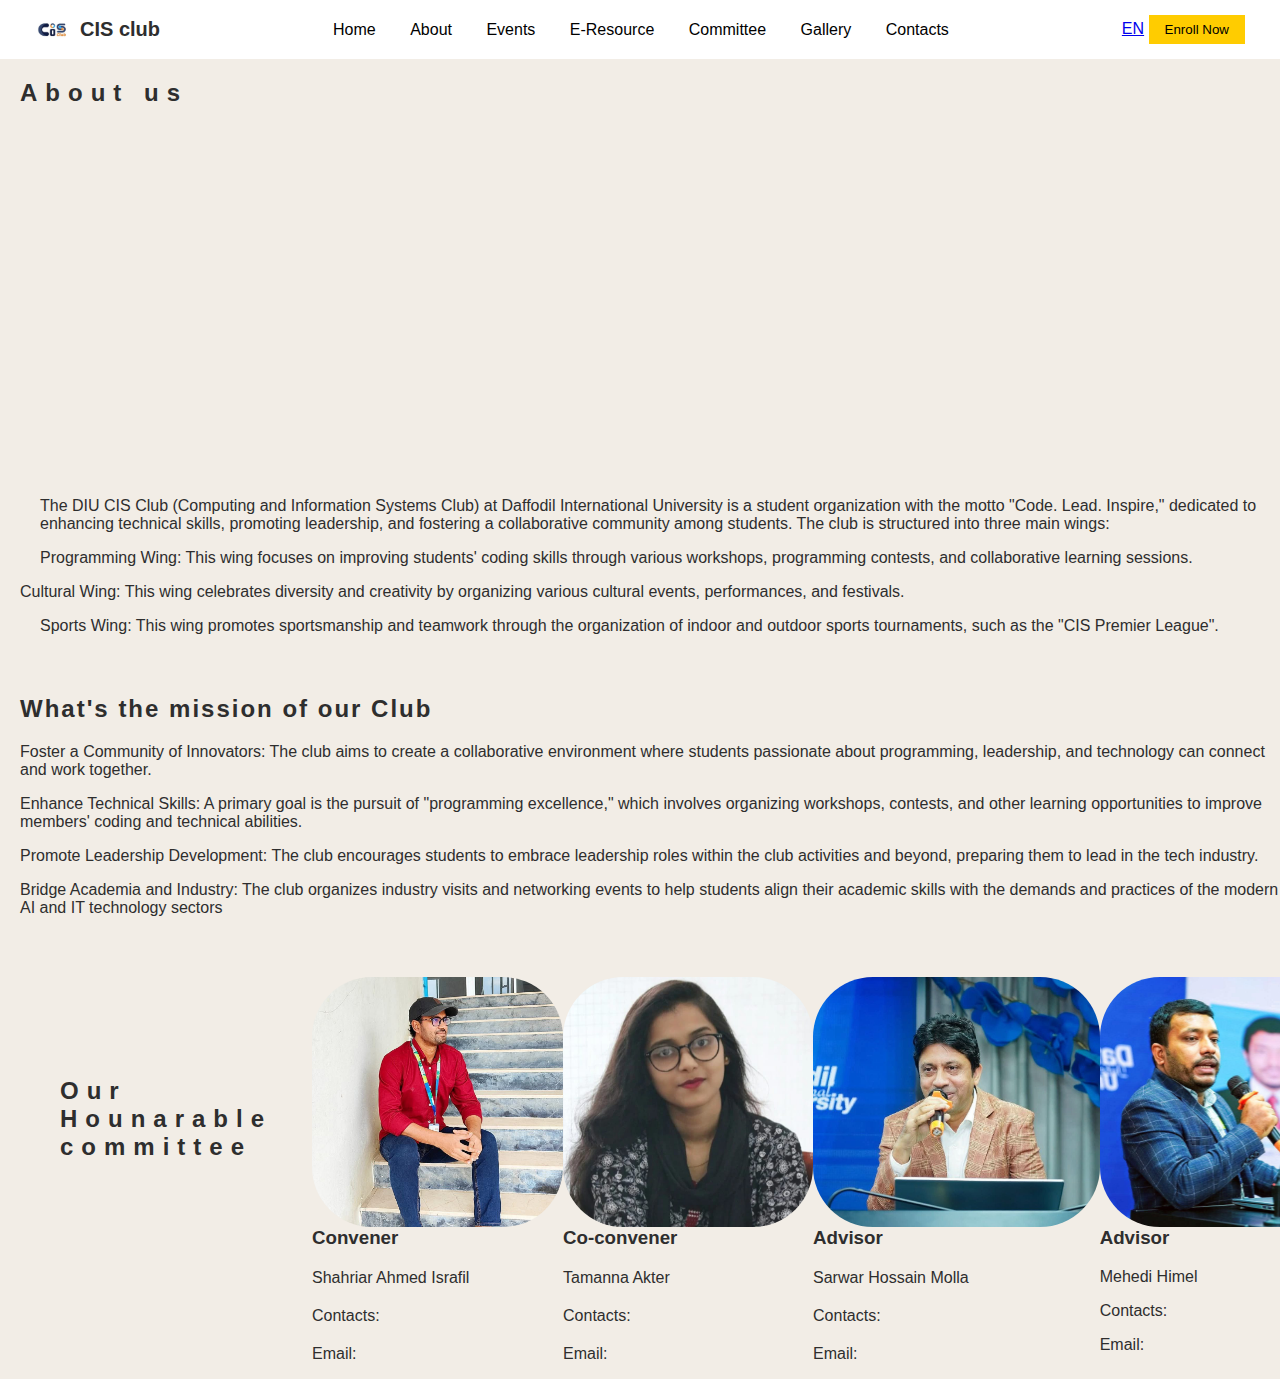
<file: WDE_Project/about.html>
<!DOCTYPE html>
<html lang="en">

<head>
    <meta charset="UTF-8">
    <meta name="viewport" content="width=device-width, initial-scale=1.0">
    <title>CIS Club</title>
    <link rel="stylesheet" href="style.css">
</head>

<body>
    <!--Navbar-->
    <header class="navbar">
        <div class="logo">
            <img src="club_logo.jpg" alt="CIS club logo">
            <span>CIS club</span>
        </div>
        <nav>
            <a href="index.html">Home</a>
            <a href="about.html">About</a>
            <a href="event.html">Events</a>
              <a href="resource.html">E-Resource</a>
            <a href="committee.html">Committee</a>
            <a href="gallery.html">Gallery</a>
            <a href="contacts.html">Contacts</a>
        </nav>
        <div class="nav-right">
            <a class="lang" href="#">EN</a>
             <a href="enroll.html">
                <button class="enroll-btn" >Enroll Now</button>
            </a>
        </div>
    </header>
    <!--About Us-->
    <section class="About">
        <h2>About us</h2>
        <iframe
            src="https://www.facebook.com/plugins/post.php?href=https%3A%2F%2Fwww.facebook.com%2Fdiucisclub%2Fposts%2Fpfbid0eRZjKTM9bZgFYXy5daSkzWnVpJB4GaCZs1XDk3mcygdbhfANotJxJhc627aEewWgl&show_text=true&width=500"
            width="750" height="350" style="border:none;overflow:hidden" scrolling="no" frameborder="0"
            allowfullscreen="true"
            allow="autoplay; clipboard-write; encrypted-media; picture-in-picture; web-share"></iframe>
        <p id="p">The DIU CIS Club (Computing and Information Systems Club) at Daffodil International University is a
            student organization with the motto "Code. Lead. Inspire," dedicated to enhancing technical skills,
            promoting leadership, and fostering a collaborative community among students.
            The club is structured into three main wings:
        </p>
        <p id="p">
            Programming Wing: This wing focuses on improving students' coding skills through various workshops,
            programming contests, and collaborative learning sessions.
        </p>
        Cultural Wing: This wing celebrates diversity and creativity by organizing various cultural events,
        performances, and festivals.
        <p id="p">
            Sports Wing: This wing promotes sportsmanship and teamwork through the organization of indoor and outdoor
            sports tournaments, such as the "CIS Premier League".
        </p>
    </section>

    <!--mission-->
    <section class="mission">
        <h2>What's the mission of our Club</h2>
        <p>
            Foster a Community of Innovators: The club aims to create a collaborative environment where students
            passionate about programming, leadership, and technology can connect and work together.
        </p>
        <p> Enhance Technical Skills: A primary goal is the pursuit of "programming excellence," which involves
            organizing workshops, contests, and other learning opportunities to improve members' coding and technical
            abilities.
        </p>
        <p>
            Promote Leadership Development: The club encourages students to embrace leadership roles within the club
            activities and beyond, preparing them to lead in the tech industry.
        </p>
        <p> Bridge Academia and Industry: The club organizes industry visits and networking events to help students
            align their academic skills with the demands and practices of the modern AI and IT technology sectors
        </p>
    </section>

    <!--Team Members-->
    <section class="team">
        <h2>Our Hounarable committee</h3>
        <div class="israfilsir">
        <img src="israfilsir.jpg" alt="israfil sir" height="250">
        <h3 id="h3">Convener</h3>
    <p>Shahriar Ahmed Israfil</p>
    <p>Contacts: </p>
    <p>Email: </p>
    </div>

     <div class="tamannamam">
        <img src="tamannamam.jpg" alt="tamanna mam" height="250">
        <h3 id="h3">Co-convener</h3>
    <p>Tamanna Akter</p>
    <p>Contacts: </p>
    <p>Email: </p>
    </div>


    <div class="headsir">
    <img src="headsir.jpg" alt="head sir" height="250">
    <h3 id="h3">Advisor</h3>
    <p>Sarwar Hossain Molla</p>
    <p>Contacts: </p>
    <p>Email: </p>
    </div>

    <div class="mehedisir">
    <img src="mehedisir.jpg" alt="mehedi sir" height="250">
     <h3 id="h3">Advisor</h3>
    <p>Mehedi Himel</p>
    <p>Contacts: </p>
    <p>Email: </p>
    </div>
    

</section>
</body>
</html>
</file>
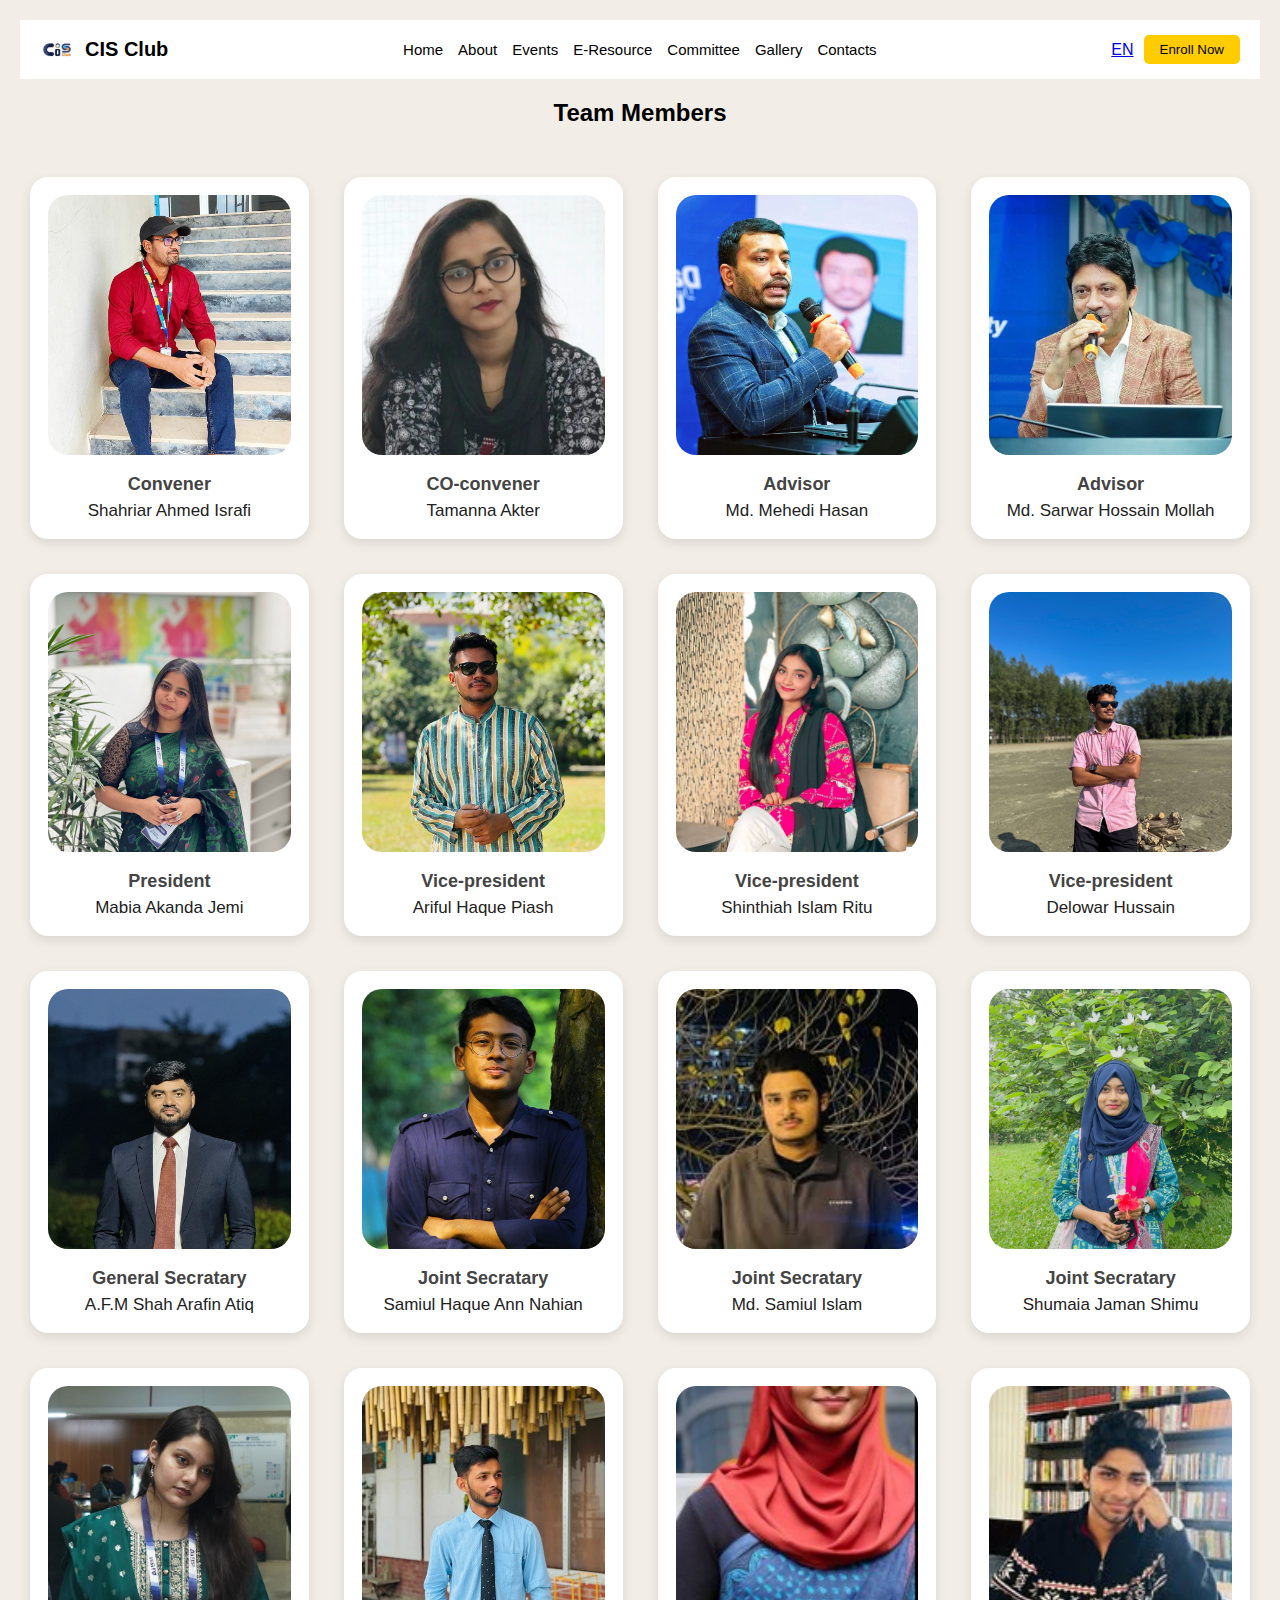
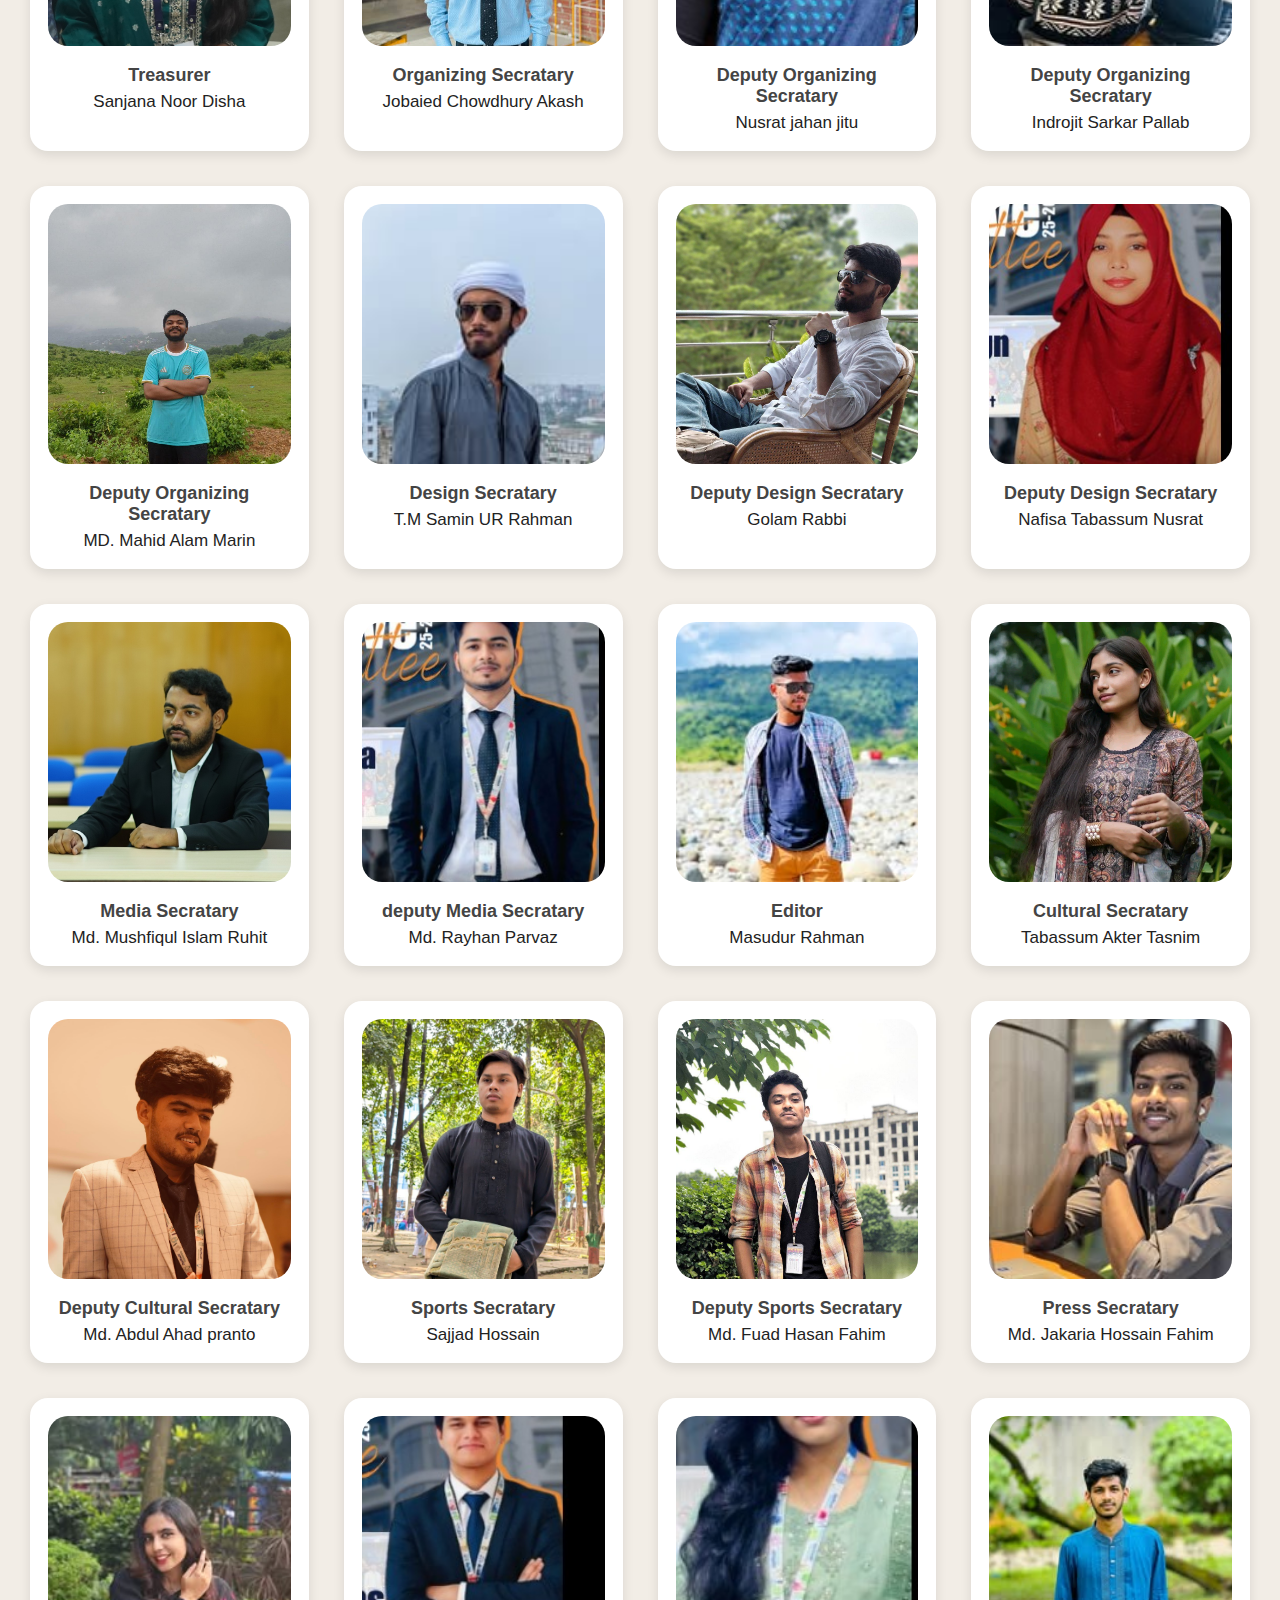
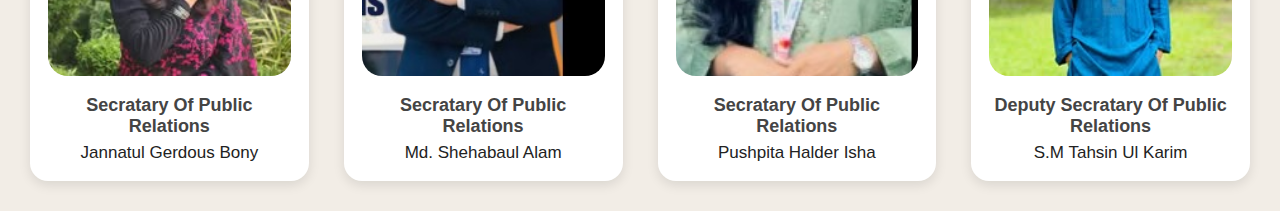
<file: WDE_Project/committee.html>
<!DOCTYPE html>
<html lang="en">
<head>
<meta charset="UTF-8" />
<meta name="viewport" content="width=device-width, initial-scale=1.0" />
<title>Team Grid</title>
<style>
    body {
        font-family: Arial, sans-serif;
        margin: 0;
        padding: 20px;
        background: rgb(242, 237, 230);
    }

    /* NAVBAR */
    .navbar {
        display: flex;
        justify-content: space-between;
        padding: 12px 20px;
        background: #fff;
        align-items: center;
        flex-wrap: wrap;
    }

    .logo {
        display: flex;
        align-items: center;
        font-size: 20px;
        font-weight: bold;
    }

    .logo img {
        width: 35px;
        margin-right: 10px;
    }

    nav {
        display: flex;
        gap: 15px;
        flex-wrap: wrap;
    }

    nav a {
        text-decoration: none;
        color: black;
        font-size: 15px;
    }

    .nav-right {
        display: flex;
        gap: 10px;
        align-items: center;
        flex-wrap: wrap;
    }

    .enroll-btn {
        padding: 7px 16px;
        background: #ffcc00;
        border: none;
        cursor: pointer;
        border-radius: 5px;
    }

    /* TEAM GRID */
    .team-container {
        display: grid;
        grid-template-columns: repeat(4, 1fr);
        gap: 35px;
        padding: 10px;
    }

    .member-card {
        padding: 18px;
        border-radius: 18px;
        text-align: center;
        background: #fff;
        box-shadow: 0 4px 12px rgba(0,0,0,0.1);
        transition: 0.3s;
    }

    .member-card:hover {
        transform: translateY(-5px);
        box-shadow: 0 6px 18px rgba(0,0,0,0.15);
    }

    .member-card img {
        width: 100%;
        height: 260px;
        object-fit: cover;
        border-radius: 20px;
        margin-bottom: 15px;
    }

    .role {
        font-size: 18px;
        font-weight: bold;
        color: #444;
    }

    .name {
        font-size: 17px;
        margin-top: 6px;
        color: #222;
    }

    /* ------------------ RESPONSIVENESS ------------------ */

    /* Large Tablets / Small Laptops */
    @media (max-width: 1200px) {
        .team-container {
            grid-template-columns: repeat(3, 1fr);
        }
    }

    /* Tablets */
    @media (max-width: 900px) {
        nav {
            justify-content: center;
        }

        .team-container {
            grid-template-columns: repeat(2, 1fr);
        }
    }

    /* Mobile */
    @media (max-width: 600px) {
        body {
            padding: 10px;
        }

        .navbar {
            flex-direction: column;
            text-align: center;
            gap: 10px;
        }

        nav {
            justify-content: center;
        }

        .team-container {
            grid-template-columns: repeat(1, 1fr);
        }

        .member-card img {
            height: 230px;
        }
    }
</style>

</head>
<body>

     <!-- NAVBAR -->
    <header class="navbar">
        <div class="logo">
            <img src="club_logo.jpg" alt="CIS Club Logo">
            <span>CIS Club</span>
        </div>

        <nav>
            <a href="index.html">Home</a>
            <a href="about.html">About</a>
            <a href="event.html">Events</a>
              <a href="resource.html">E-Resource</a>
            <a href="committee.html">Committee</a>
            <a href="gallery.html">Gallery</a>
            <a href="contacts.html">Contacts</a>
        </nav>

        <div class="nav-right">
            <a class="lang" href="#">EN</a>
         <a href="enroll.html">
                <button class="enroll-btn" >Enroll Now</button>
            </a>
        </div>
    </header>
    

<h2 style="text-align:center; margin-bottom:40px;">Team Members</h2>

<div class="team-container">

    <div class="member-card">
        <img src="israfilsir.jpg" alt="israfilsir" />
        <div class="role">Convener</div>
        <div class="name">Shahriar Ahmed Israfi</div>
    </div>

    <div class="member-card">
        <img src="tamannamam.jpg" alt="israfilsir" />
        <div class="role">CO-convener</div>
        <div class="name">Tamanna Akter</div>
    </div>

    <div class="member-card">
        <img src="mehedisir.jpg" alt="israfilsir" />
        <div class="role">Advisor</div>
        <div class="name">Md. Mehedi Hasan</div>
    </div>

    <div class="member-card">
        <img src="headsir.jpg" alt="israfilsir" />
        <div class="role">Advisor</div>
        <div class="name">Md. Sarwar Hossain Mollah</div>
    </div>
    <div class="member-card">
        <img src="mabia.jpg" alt="israfilsir" />
        <div class="role">President</div>
        <div class="name">Mabia Akanda Jemi</div>
    </div>

    <div class="member-card">
        <img src="piash.jpg" alt="israfilsir" />
        <div class="role">Vice-president</div>
        <div class="name">Ariful Haque Piash</div>
    </div>

    <div class="member-card">
        <img src="sinthia.jpg" alt="israfilsir" />
        <div class="role">Vice-president</div>
        <div class="name">Shinthiah Islam Ritu</div>
    </div>

    <div class="member-card">
        <img src="delowar.jpg" alt="israfilsir" />
        <div class="role">Vice-president</div>
        <div class="name">Delowar Hussain</div>
    </div>

    <div class="member-card">
        <img src="atik.jpg" alt="israfilsir" />
        <div class="role">General Secratary</div>
        <div class="name">A.F.M Shah Arafin Atiq</div>
    </div>

    <div class="member-card">
        <img src="nahian.jpg" alt="israfilsir" />
        <div class="role">Joint Secratary</div>
        <div class="name">Samiul Haque Ann Nahian</div>
    </div>

    <div class="member-card">
        <img src="sami.jpg" alt="israfilsir" />
        <div class="role">Joint Secratary</div>
        <div class="name">Md. Samiul Islam</div>
    </div>

    <div class="member-card">
        <img src="shimu.jpg" alt="israfilsir" />
        <div class="role">Joint Secratary</div>
        <div class="name">Shumaia Jaman Shimu</div>
    </div>

    <div class="member-card">
        <img src="disha.png" alt="israfilsir" />
        <div class="role">Treasurer</div>
        <div class="name">Sanjana Noor Disha</div>
    </div>

    <div class="member-card">
        <img src="akash.jpg" alt="israfilsir" />
        <div class="role">Organizing Secratary</div>
        <div class="name">Jobaied Chowdhury Akash</div>
    </div>

    <div class="member-card">
        <img src="jitu.jpg" alt="israfilsir" />
        <div class="role">Deputy Organizing Secratary</div>
        <div class="name">Nusrat jahan jitu</div>
    </div>

    <div class="member-card">
        <img src="pallab.jpg" alt="israfilsir" />
        <div class="role">Deputy Organizing Secratary</div>
        <div class="name">Indrojit Sarkar Pallab</div>
    </div>

    <div class="member-card">
        <img src="sithil.jpg" alt="israfilsir" />
        <div class="role">Deputy Organizing Secratary</div>
        <div class="name">MD. Mahid Alam Marin</div>
    </div>

    <div class="member-card">
        <img src="samin.jpg" alt="israfilsir" />
        <div class="role">Design Secratary</div>
        <div class="name">T.M Samin UR Rahman</div>
    </div>

    <div class="member-card">
        <img src="rabbi.jpg" alt="israfilsir" />
        <div class="role">Deputy Design Secratary</div>
        <div class="name">Golam Rabbi</div>
    </div>

    <div class="member-card">
        <img src="nafisa.jpg" alt="israfilsir" />
        <div class="role">Deputy Design Secratary</div>
        <div class="name">Nafisa Tabassum Nusrat</div>
    </div>

    <div class="member-card">
        <img src="mushfiq.jpg" alt="israfilsir" />
        <div class="role">Media Secratary</div>
        <div class="name">Md. Mushfiqul Islam Ruhit</div>
    </div>

    <div class="member-card">
        <img src="parvez.jpg" alt="israfilsir" />
        <div class="role">deputy Media Secratary</div>
        <div class="name">Md. Rayhan Parvaz</div>
    </div>

    <div class="member-card">
        <img src="masud.jpg" alt="israfilsir" />
        <div class="role">Editor</div>
        <div class="name">Masudur Rahman</div>
    </div>

    <div class="member-card">
        <img src="tasnim.jpg" alt="israfilsir" />
        <div class="role">Cultural Secratary</div>
        <div class="name">Tabassum Akter Tasnim</div>
    </div>

    <div class="member-card">
        <img src="pranto.jpg" alt="israfilsir" />
        <div class="role">Deputy Cultural Secratary</div>
        <div class="name">Md. Abdul Ahad pranto</div>
    </div>

    <div class="member-card">
        <img src="sazzad.jpg" alt="israfilsir" />
        <div class="role">Sports Secratary</div>
        <div class="name">Sajjad Hossain</div>
    </div>

    <div class="member-card">
        <img src="fahim.jpg" alt="israfilsir" />
        <div class="role">Deputy Sports Secratary</div>
        <div class="name">Md. Fuad Hasan Fahim</div>
    </div>

    <div class="member-card">
        <img src="jakaria.jpg" alt="israfilsir" />
        <div class="role">Press Secratary</div>
        <div class="name">Md. Jakaria Hossain Fahim</div>
    </div>

    <div class="member-card">
        <img src="bony.jpg" alt="israfilsir" />
        <div class="role">Secratary Of Public Relations</div>
        <div class="name">Jannatul Gerdous Bony</div>
    </div>

    <div class="member-card">
        <img src="alam.jpg" alt="israfilsir" />
        <div class="role">Secratary Of Public Relations</div>
        <div class="name">Md. Shehabaul Alam</div>
    </div>

    <div class="member-card">
        <img src="isha.jpg" alt="israfilsir" />
        <div class="role">Secratary Of Public Relations</div>
        <div class="name">Pushpita Halder Isha</div>
    </div>

    <div class="member-card">
        <img src="tahsin.jpg" alt="israfilsir" />
        <div class="role">Deputy Secratary Of Public Relations</div>
        <div class="name">S.M Tahsin Ul Karim</div>
    </div>
</div>

</body>
</html>
</file>
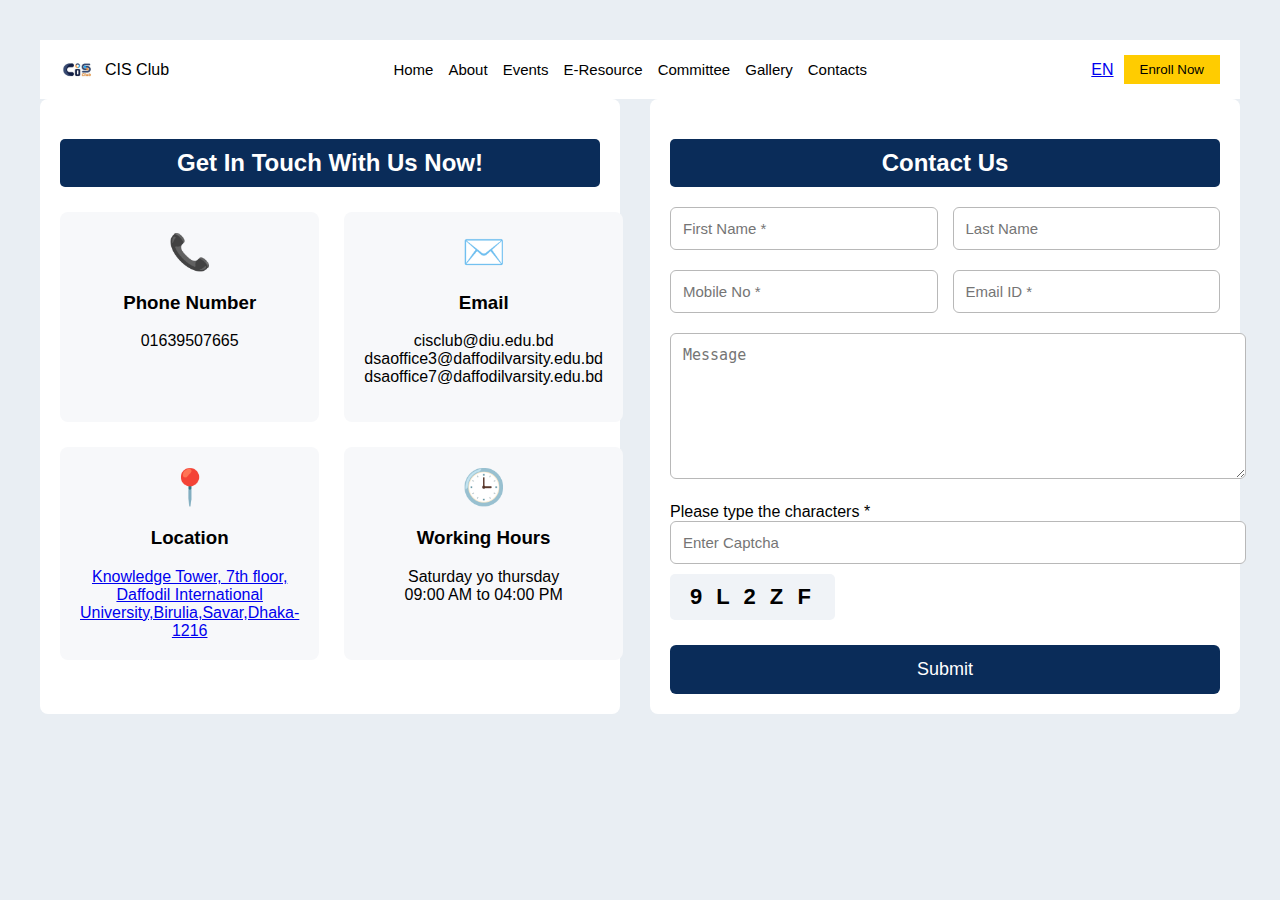
<file: WDE_Project/contacts.html>
<!DOCTYPE html>
<html lang="en">
<head>
<meta charset="UTF-8">
<title>Contact Form</title>

<style>
    body {
        font-family: Arial, sans-serif;
        background: #e9eef3;
        margin: 0;
        padding: 40px;
    }


.navbar {
    display: flex;
    justify-content: space-between;
    align-items: center;
    padding: 12px 20px;
    background: white;
    flex-wrap: wrap;   /* allows wrapping on mobile */
}

/* logo */
.logo {
    display: flex;
    align-items: center;
}
.logo img {
    width: 35px;
    margin-right: 10px;
}

/* nav links */
.navbar nav {
    display: flex;
    gap: 15px;
    flex-wrap: wrap; /* makes it adjust on small screens */
}

.navbar nav a {
    text-decoration: none;
    color: black;
    font-size: 15px;
}

/* right side buttons */
.nav-right {
    display: flex;
    align-items: center;
    gap: 10px;
}

/* make layout stable on smaller screens */
@media (max-width: 600px) {
    .navbar {
        flex-direction: column;
        gap: 10px;
        text-align: center;
    }

    .navbar nav {
        justify-content: center;
    }
}

.enroll-btn {
    padding: 7px 16px;
    background: #ffcc00;
    border: none;
    cursor: pointer;
}

    .contact-wrapper {
        display: flex;
        gap: 30px;
    }

    /* LEFT INFO BOX */
    .info-box {
        width: 45%;
        background: white;
        padding: 20px;
        border-radius: 8px;
    }

    .info-box h2 {
        text-align: center;
        background: oklch(29.782% 0.08988 257.154);
        color: white;
        padding: 10px;
        border-radius: 5px;
    }

    .info-grid {
        display: grid;
        grid-template-columns: 1fr 1fr;
        gap: 25px;
        margin-top: 25px;
    }

    .info-item {
        text-align: center;
        background: #f7f8fa;
        padding: 20px;
        border-radius: 8px;
    }

    .icon {
        font-size: 35px;
        margin-bottom: 10px;
    }

    /* RIGHT FORM BOX */
    .form-box {
        width: 55%;
        background: #ffffff;
        padding: 20px;
        border-radius: 8px;
    }

    .form-box h2 {
        text-align: center;
        background: #0a2c59;
        color: white;
        padding: 10px;
        border-radius: 5px;
    }

    .row {
        display: flex;
        gap: 15px;
        margin-top: 20px;
    }

    input, textarea {
        width: 100%;
        padding: 12px;
        border: 1px solid #b8b8b8;
        border-radius: 6px;
        font-size: 15px;
    }

    textarea {
        height: 120px;
        margin-top: 20px;
    }

    label {
        margin-top: 20px;
        display: block;
    }

    .captcha-box {
        margin-top: 10px;
        background: #f0f3f7;
        width: max-content;
        padding: 10px 20px;
        font-size: 22px;
        letter-spacing: 4px;
        border-radius: 5px;
        font-weight: bold;
    }

    .submit-btn {
        width: 100%;
        background: #0a2c59;
        color: white;
        padding: 14px;
        border: none;
        margin-top: 25px;
        font-size: 18px;
        border-radius: 6px;
        cursor: pointer;
    }

    .submit-btn:hover {
        background: #0d3872;
    }
</style>

</head>
<body>

        <!--nav-->
    <header class="navbar">
        <div class="logo">
            <img src="club_logo.jpg" alt="CIS Club Logo">
            <span>CIS Club</span>
        </div>

        <nav>
            <a href="index.html">Home</a>
            <a href="about.html">About</a>
            <a href="event.html">Events</a>
              <a href="resource.html">E-Resource</a>
            <a href="committee.html">Committee</a>
            <a href="gallery.html">Gallery</a>
            <a href="contacts.html">Contacts</a>
        </nav>

        <div class="nav-right">
            <a class="lang" href="#">EN</a>
            <a href="enroll.html">
                <button class="enroll-btn">Enroll Now</button>
            </a>
        </div>
    </header>



<div class="contact-wrapper">

    <!-- Left Info Box -->
    <div class="info-box">
        <h2>Get In Touch With Us Now!</h2>

        <div class="info-grid">

            <div class="info-item">
                <div class="icon">📞</div>
                <h3>Phone Number</h3>
                <p>01639507665</p>
            </div>

            <div class="info-item">
                <div class="icon">✉️</div>
                <h3>Email</h3>
                <p>cisclub@diu.edu.bd<br>dsaoffice3@daffodilvarsity.edu.bd<br>dsaoffice7@daffodilvarsity.edu.bd</p>
            </div>

            <div class="info-item">
                <div class="icon">📍</div>
                <h3>Location</h3>
                <a href="https://maps.google.com/?q=Office+of+the+Students%27+Affairs+Knowledge+Tower%2C+Ground+Floor+Daffodil+International+University+Daffodil+Smart+City+%28DSC%29%2C+Birulia%2C+Savar%2C+Dhaka-1216">
                  Knowledge Tower, 7th floor, Daffodil International University,Birulia,Savar,Dhaka-1216
                </a> 
            </div>

            <div class="info-item">
                <div class="icon">🕒</div>
                <h3>Working Hours</h3>
                <p>Saturday yo thursday<br>09:00 AM to 04:00 PM</p>
            </div>

        </div>
    </div>

    <!-- Right Form Box -->
    <div class="form-box">

        <h2>Contact Us</h2>

        <form id="contactForm">

            <div class="row">
                <input type="text" id="firstName" placeholder="First Name *">
                <input type="text" id="lastName" placeholder="Last Name">
            </div>

            <div class="row">
                <input type="text" id="mobile" placeholder="Mobile No *">
                <input type="email" id="email" placeholder="Email ID *">
            </div>

            <textarea id="message" placeholder="Message"></textarea>

            <label>Please type the characters *</label>
            <input type="text" id="captchaInput" placeholder="Enter Captcha">

            <div class="captcha-box" id="captchaDisplay"></div>

            <button type="submit" class="submit-btn">Submit</button>

        </form>

    </div>

</div>

<script>
    // Generate random captcha
    function generateCaptcha() {
        let chars = "ABCDEFGHJKLMNPQRSTUVWXYZ23456789";
        let captcha = "";

        for (let i = 0; i < 5; i++) {
            captcha += chars.charAt(Math.floor(Math.random() * chars.length)) + " ";
        }

        document.getElementById("captchaDisplay").innerText = captcha.trim();
    }

    generateCaptcha();

    // Form Validation
    document.getElementById("contactForm").addEventListener("submit", function (e) {
        e.preventDefault();

        let firstName = document.getElementById("firstName").value.trim();
        let mobile = document.getElementById("mobile").value.trim();
        let email = document.getElementById("email").value.trim();
        let captchaInput = document.getElementById("captchaInput").value.trim();
        let captchaDisplay = document.getElementById("captchaDisplay").innerText.replace(/ /g, "");

        // Basic validations
        if (firstName === "") {
            alert("First Name is required!");
            return;
        }

        if (!/^\d{11}$/.test(mobile)) {
            alert("Enter a valid 11-digit mobile number!");
            return;
        }

        if (!email.includes("@") || !email.includes(".")) {
            alert("Enter a valid email address!");
            return;
        }

        if (captchaInput.replace(/ /g, "") !== captchaDisplay) {
            alert("Captcha does not match!");
            generateCaptcha();
            return;
        }

        alert("Form successfully submitted!");
        this.reset();
        generateCaptcha();
    });
</script>

</body>
</ht
</file>
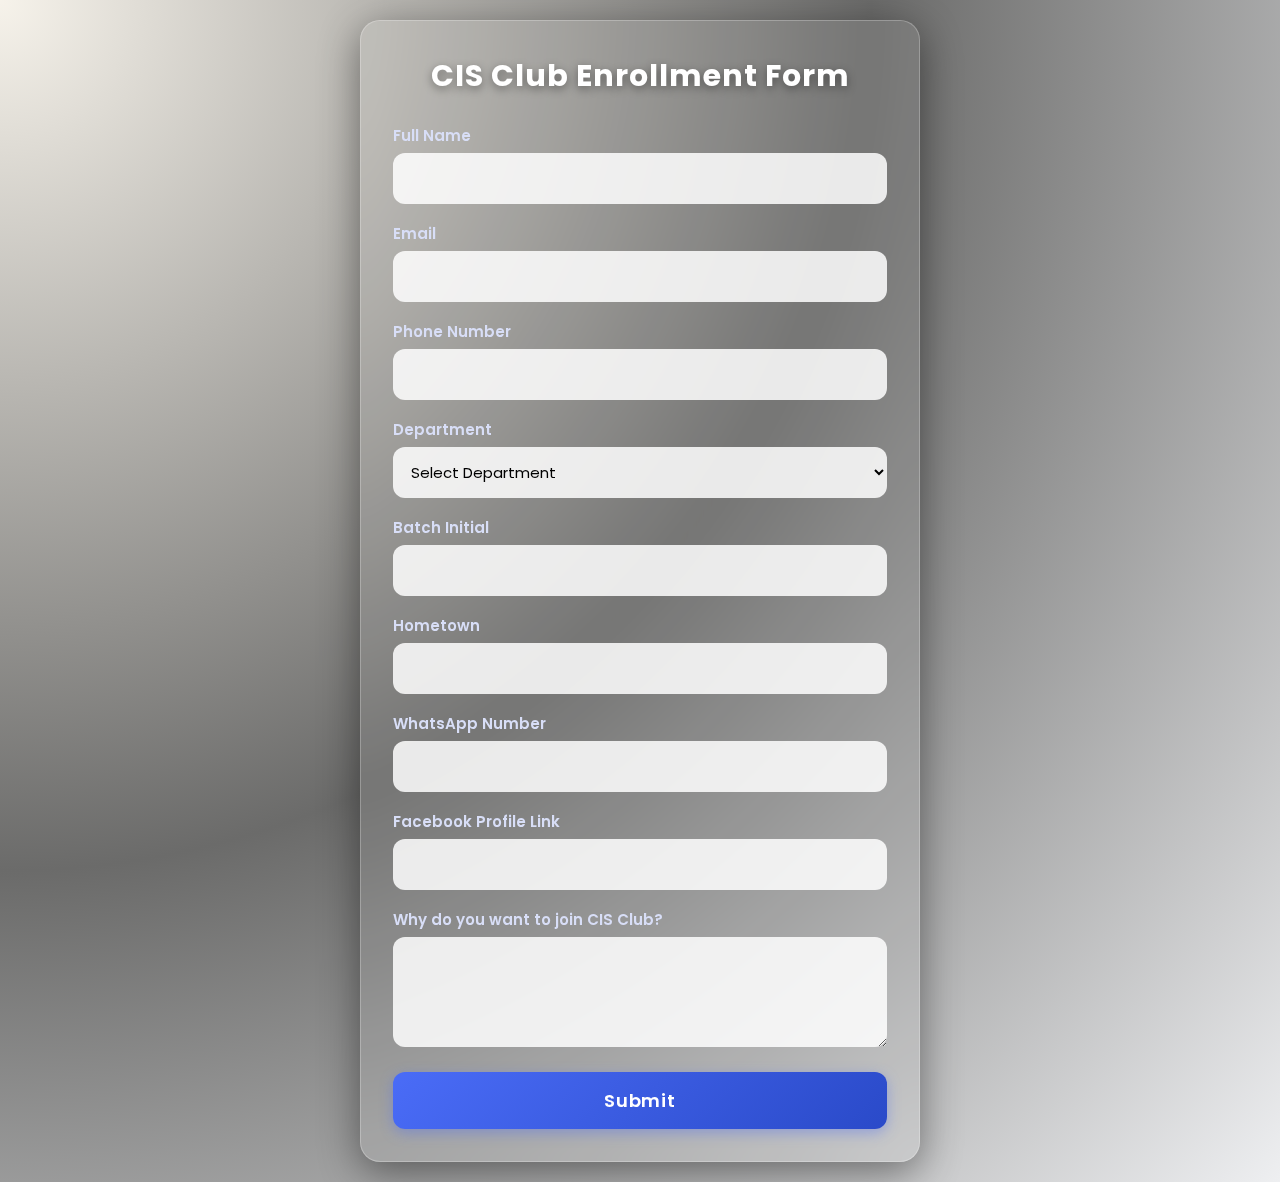
<file: WDE_Project/enroll.html>
<!DOCTYPE html>
<html lang="en">
<head>
    <meta charset="UTF-8">
    <meta name="viewport" content="width=device-width, initial-scale=1.0">
    <title>Document</title>
    <link rel="stylesheet" href="enroll.css">
    <script src="app.js"></script>
</head>
<body>
    <div class="container">
        <h2>CIS Club Enrollment Form</h2>
    
        <form id="enrollForm">
          <div class="error" id="errorMsg">Please fill all required fields correctly!</div>
    
          <label>Full Name</label>
          <input type="text" id="fullname" required />
    
          <label>Email</label>
          <input type="email" id="email" required />
    
          <label>Phone Number</label>
          <input type="text" id="phone" required />
    
          <label>Department</label>
          <select id="dept" required>
            <option value="">Select Department</option>
            <option value="CIS">CIS</option>
            <option value="CSE">CSE</option>
            <option value="SWE">SWE</option>
            <option value="Other">Other</option>
          </select>
    
          <label>Batch Initial</label>
          <input type="text" id="batch" required />
    
          <label>Hometown</label>
          <input type="text" id="hometown" required />
    
          <label>WhatsApp Number</label>
          <input type="text" id="wp" required />
    
          <label>Facebook Profile Link</label>
          <input type="url" id="fb" required />
    
          <label>Why do you want to join CIS Club?</label>
          <textarea id="comment" required></textarea>
    
          <button type="submit">Submit</button>
        </form>
      </div>
    
</body>
</html>
</file>
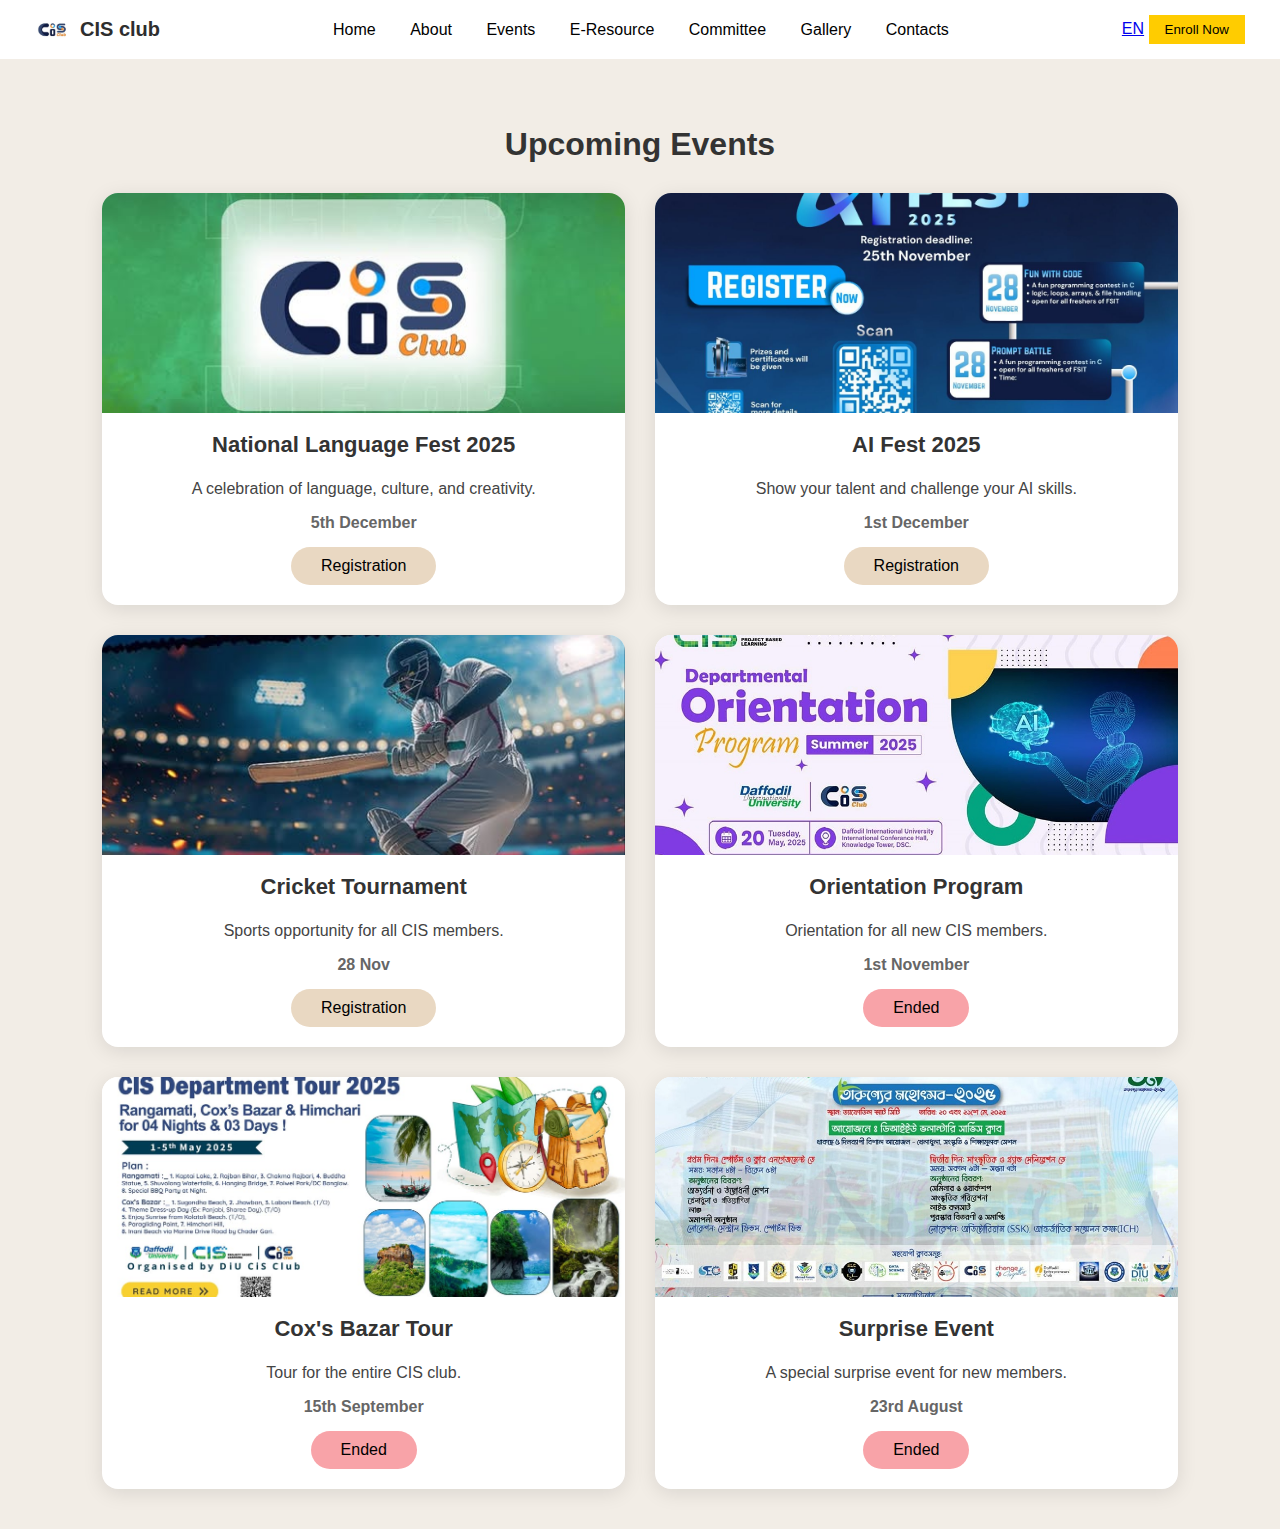
<file: WDE_Project/event.html>
<!DOCTYPE html>
<html lang="en">
<head>
    <meta charset="UTF-8">
    <meta name="viewport" content="width=device-width, initial-scale=1.0">
    <title>Document</title>
    <link rel="stylesheet" href="style.css">
</head>
<body>

     <!--Navbar-->
    <header class="navbar">
        <div class="logo">
            <img src="club_logo.jpg" alt="CIS club logo">
            <span>CIS club</span>
        </div>
        <nav>
            <a href="index.html">Home</a>
            <a href="about.html">About</a>
            <a href="event.html">Events</a>
              <a href="resource.html">E-Resource</a>
            <a href="committee.html">Committee</a>
            <a href="gallery.html">Gallery</a>
            <a href="contacts.html">Contacts</a>
        </nav>
        <div class="nav-right">
            <a class="lang" href="#">EN</a>
             <a href="enroll.html">
                <button class="enroll-btn" >Enroll Now</button>
            </a>
        </div>
    </header>
    
    <section class="event-events">
    <h2>Upcoming Events</h2>

    <div class="event-event-grid">

        <div class="event-event-card">
            <img src="event1.jpg" class="event-fram">
            <h3>National Language Fest 2025</h3>
            <p>A celebration of language, culture, and creativity.</p>
            <span class="date">5th December</span>
            <button class="event-btn active">Registration</button>
        </div>

        <div class="event-event-card">
            <img src="event2.jpg" class="event-fram">
            <h3>AI Fest 2025</h3>
            <p>Show your talent and challenge your AI skills.</p>
            <span class="date">1st December</span>
            <button class="event-btn active">Registration</button>
        </div>

        <div class="event-event-card">
            <img src="event3.jpg" class="event-fram">
            <h3>Cricket Tournament</h3>
            <p>Sports opportunity for all CIS members.</p>
            <span class="date">28 Nov</span>
            <button class="event-btn active">Registration</button>
        </div>

        <div class="event-event-card">
            <img src="event4.jpg" class="event-fram">
            <h3>Orientation Program</h3>
            <p>Orientation for all new CIS members.</p>
            <span class="date">1st November</span>
            <button class="event-btn ended">Ended</button>
        </div>

        <div class="event-event-card">
            <img src="event5.jpg" class="event-fram">
            <h3>Cox's Bazar Tour</h3>
            <p>Tour for the entire CIS club.</p>
            <span class="date">15th September</span>
            <button class="event-btn ended">Ended</button>
        </div>

        <div class="event-event-card">
            <img src="event6.jpg" class="event-fram">
            <h3>Surprise Event</h3>
            <p>A special surprise event for new members.</p>
            <span class="date">23rd August</span>
            <button class="event-btn ended">Ended</button>
        </div>

    </div>
</section>


</body>
</html>
</file>
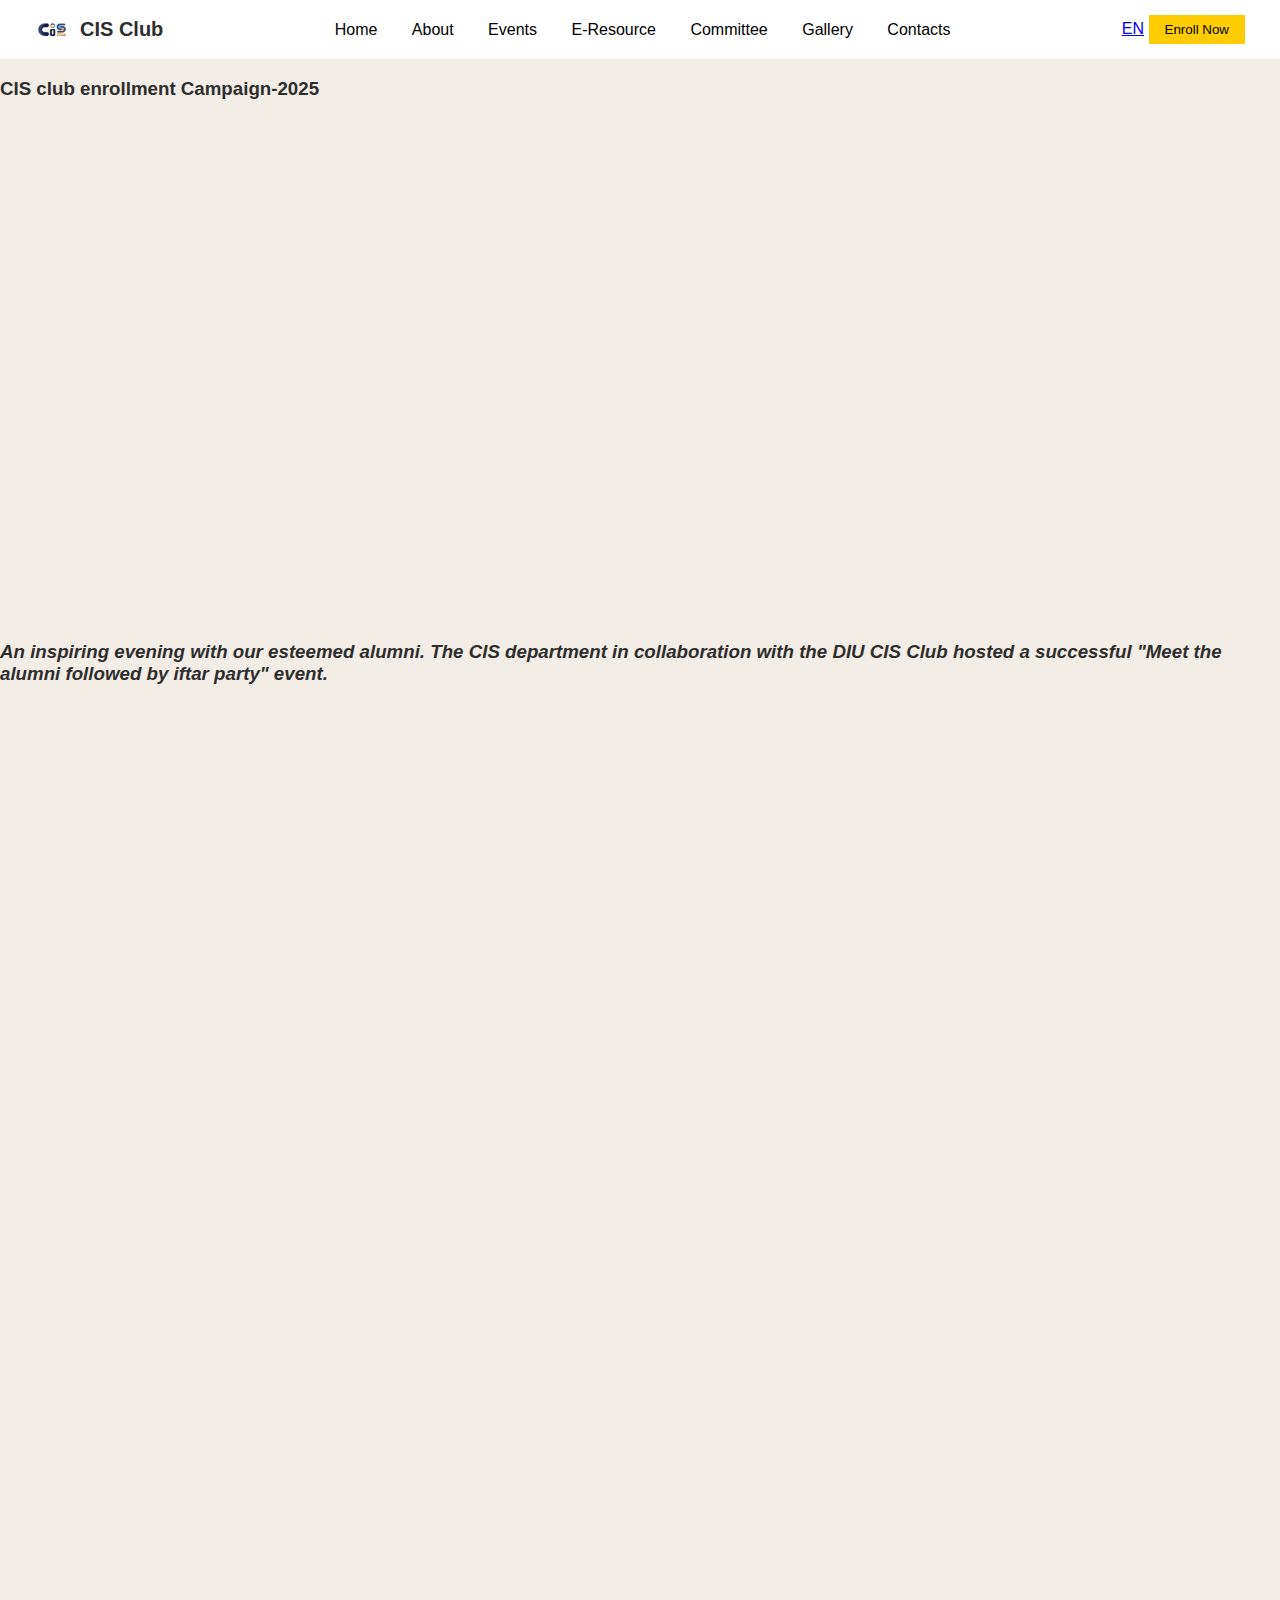
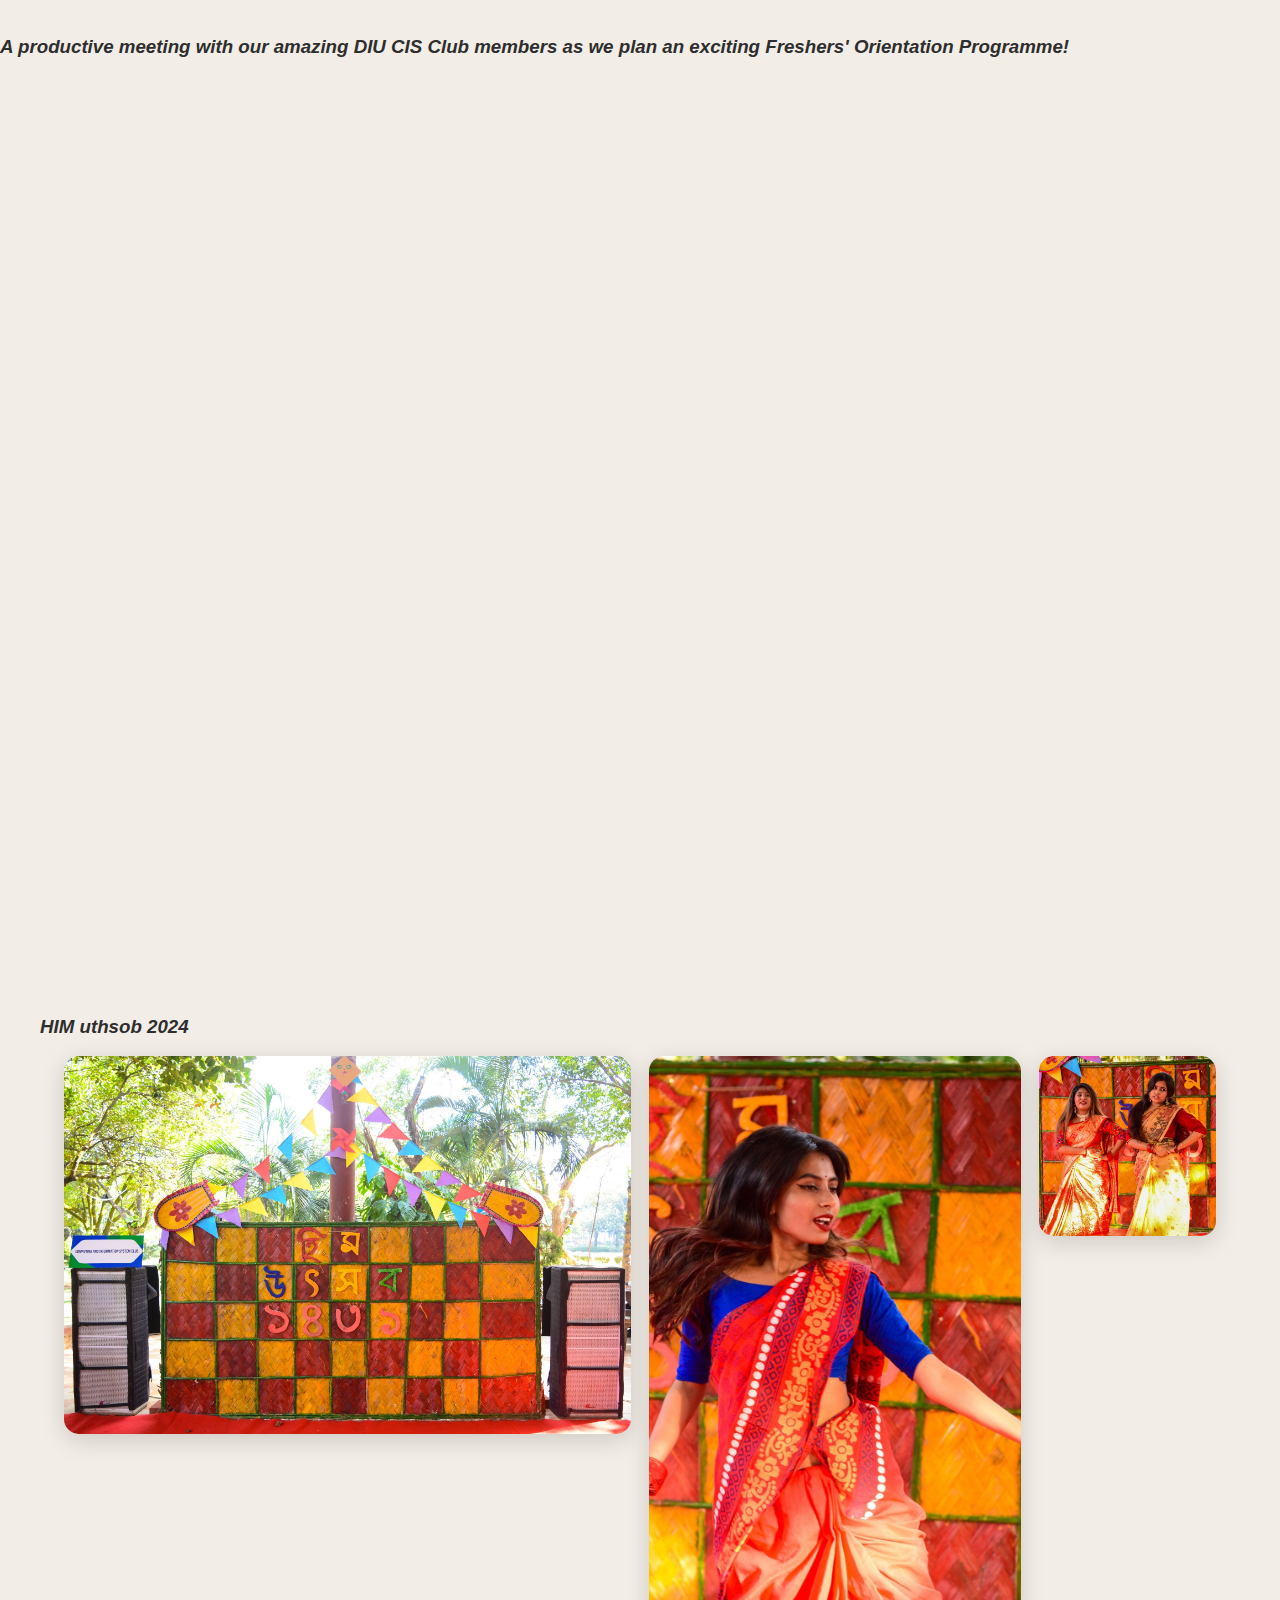
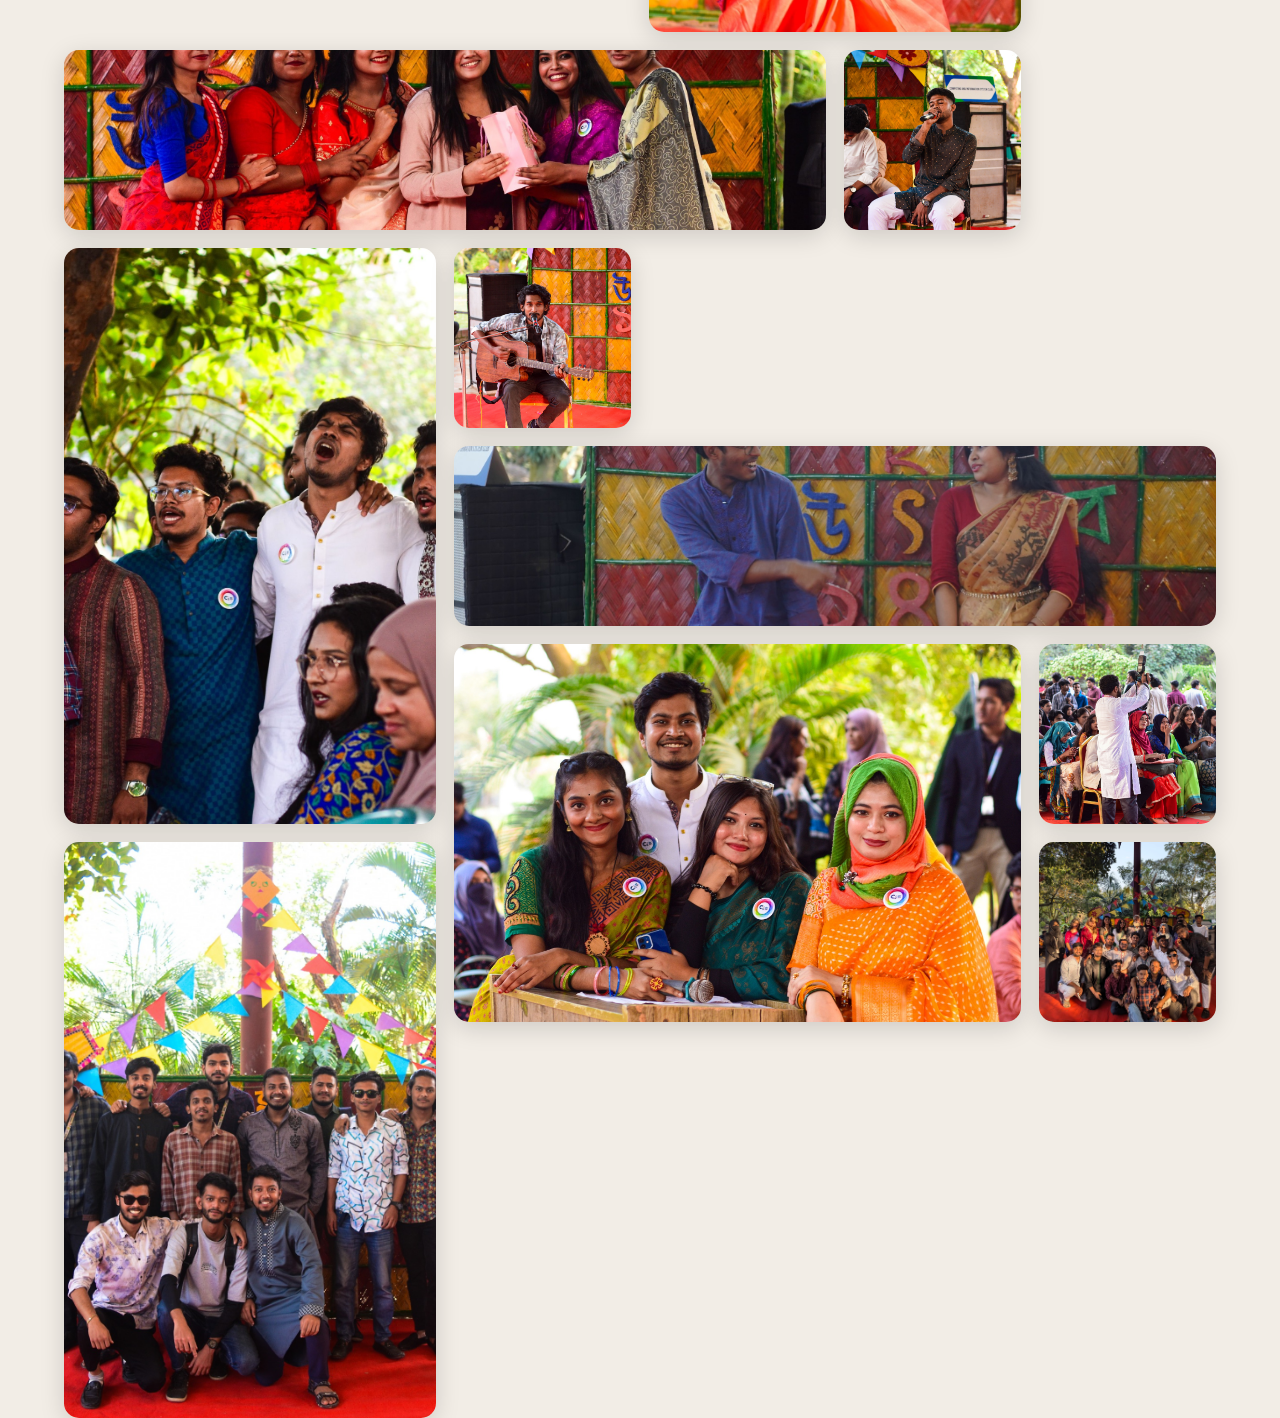
<file: WDE_Project/gallery.html>
<!DOCTYPE html>
<html lang="en">
<head>
    <meta charset="UTF-8">
    <meta name="viewport" content="width=device-width, initial-scale=1.0">
    <title>Document</title>
    <link rel="stylesheet" type="text/css" href="style.css">
</head>
<body>
    <!-- NAVBAR -->
    <header class="navbar">
        <div class="logo">
            <img src="club_logo.jpg" alt="CIS Club Logo">
            <span>CIS Club</span>
        </div>

        <nav>
            <a href="index.html">Home</a>
            <a href="about.html">About</a>
            <a href="event.html">Events</a>
              <a href="resource.html">E-Resource</a>
            <a href="committee.html">Committee</a>
            <a href="gallery.html">Gallery</a>
            <a href="contacts.html">Contacts</a>
        </nav>

        <div class="nav-right">
            <a class="lang" href="#">EN</a>
         <a href="enroll.html">
                <button class="enroll-btn" >Enroll Now</button>
            </a>
        </div>
    </header>
    
    <!--Enrollment photos-->
     <h3 class="enroll h3"><b>CIS club enrollment Campaign-2025</b></h3>

    <div class="gallery">
        <div class="card">
            <img src="enroll1.jpg" alt="">
            <span>Tea tasting</span>
        </div>

        <div class="card">
            <img src="enroll4.jpg" alt="">
            <span>Plethora of books</span>
        </div>

        <div class="card">
            <img src="enroll3.jpg" alt="">
            <span>Chrysanthemum farm</span>
        </div>

        <div class="card">
            <img src="enroll2.jpg" alt="">
            <span>Agricultural workshop</span>
        </div>

        <div class="card">
            <img src="enroll6.jpg" alt="">
            <span>Performances</span>
        </div>

        <div class="card">
            <img src="enroll5.jpg" alt="">
            <span>A miniature village</span>
        </div>
    </div>
</div>

<!--Meet the alumni-->

<h3><b><i>An inspiring evening with our esteemed alumni. The CIS department in collaboration with the DIU CIS Club hosted a successful "Meet the alumni followed by iftar party" event.</i></b></h3>
<div class="masonry-gallery">

    <img src="orientaion1.jpg" class="tall">
    <img src="orientation2.jpg">
    <img src="orientaion3.jpg">

    <img src="orientaion4.jpg">
    <img src="orientaion5.jpg" class="wide">
    <img src="orientaion6.jpg">

    <img src="orientaion7.jpg" class="wide">
    <img src="orientaion8.jpg">
    <img src="orientaion9.jpg">

</div>

<!--meeting in grass-->
<h3><b><i>A productive meeting with our amazing DIU CIS Club  members as we plan an exciting Freshers' Orientation Programme!</i></b></h3>
<div class="gallery-container">

    <div class="gallery-grid">

        
        <img src="meeting1.jpg" class="wide">
        <img src="meeting2.jpg" class="tall">

        
        <img src="meeting3.jpg">
        <img src="meeting4.jpg">
        

    </div>

</div>

<h3 class="title"><i>HIM uthsob 2024</i></h3>

<div class="grid">
    <div class="box big"><img src="him1.jpg"></div>
    <div class="box tall"><img src="him2.jpg"></div>
    <div class="box"><img src="him3.jpg"></div>
    <div class="box wide"><img src="him4.jpg"></div>
    <div class="box"><img src="him5.jpg"></div>
    <div class="box tall"><img src="him6.jpg"></div>
    <div class="box"><img src="him7.jpg"></div>
    <div class="box wide"><img src="him8.jpg"></div>
    <div class="box big"><img src="him9.jpg"></div>
    <div class="box"><img src="him10.jpg"></div>
    <div class="box tall"><img src="him11.jpg"></div>
    <div class="box"><img src="him12.jpg"></div>
</div>


</body>
</html>
</file>
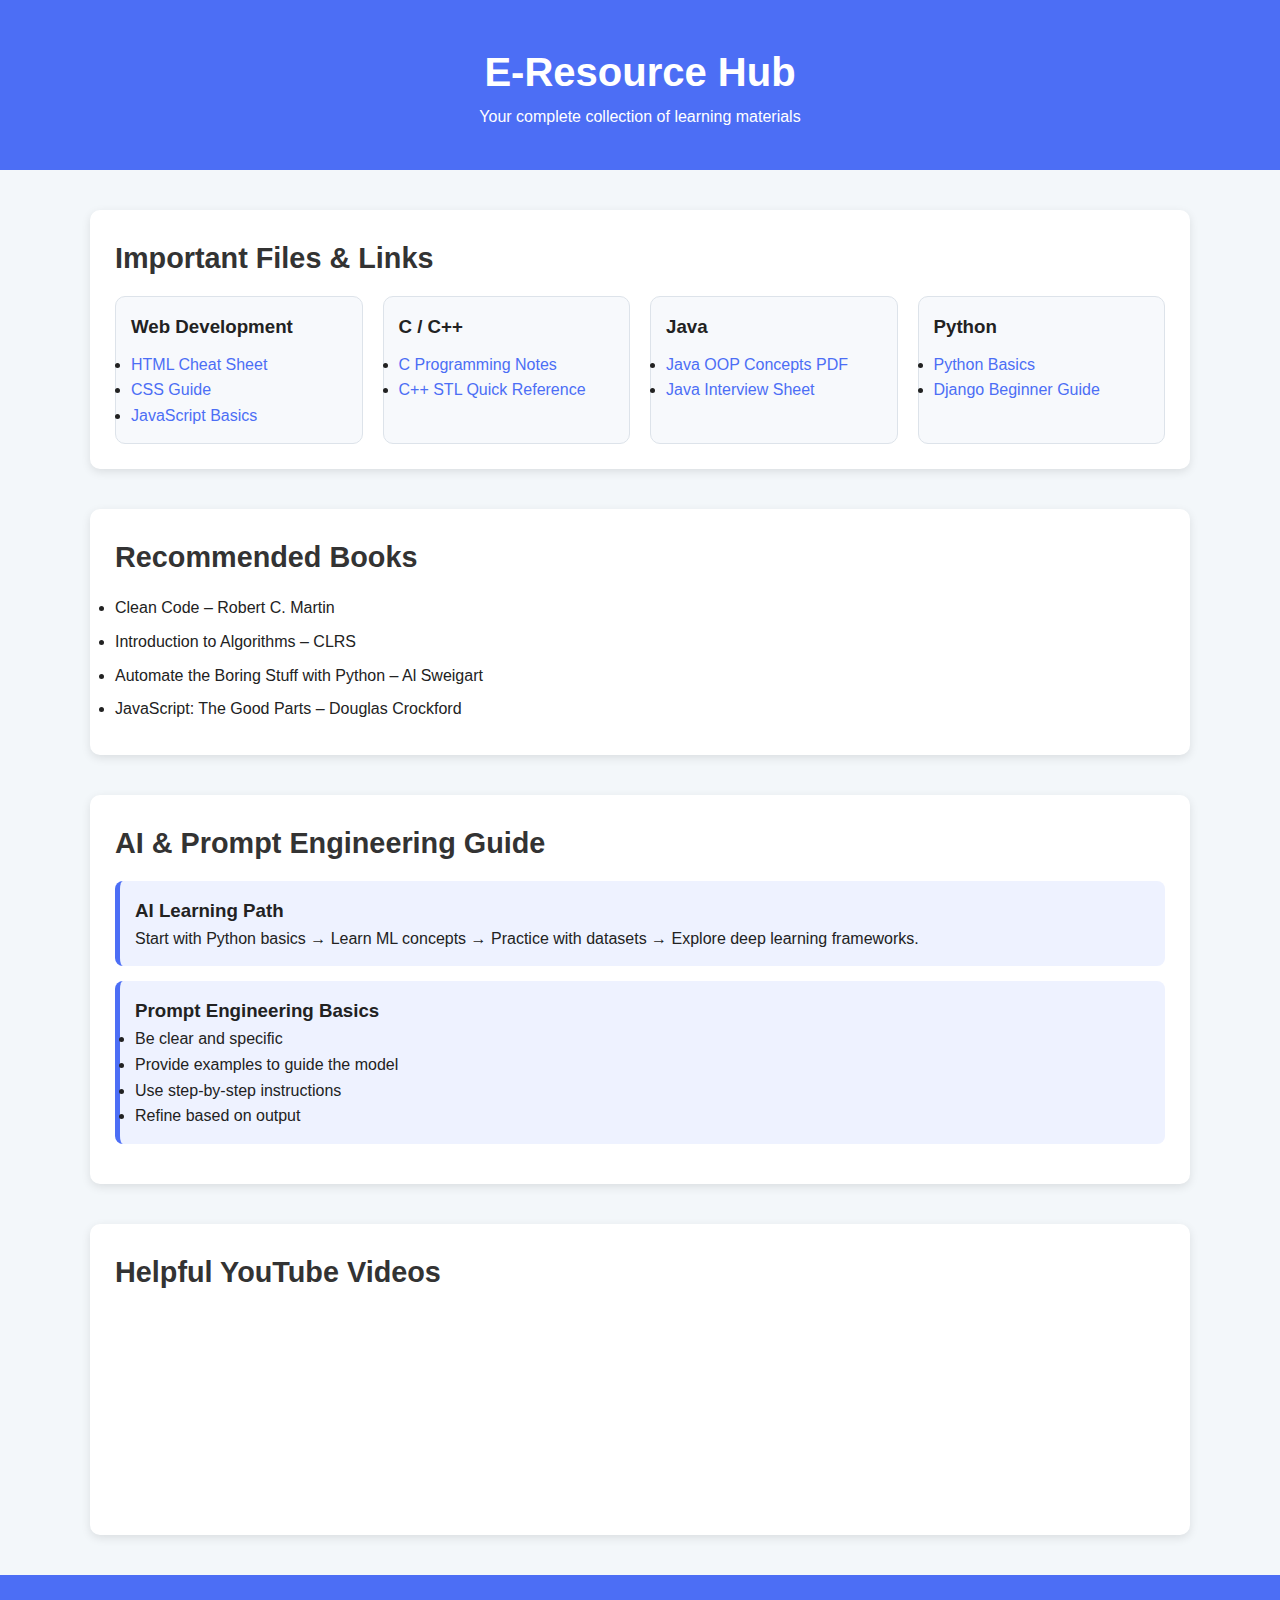
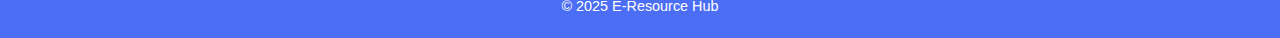
<file: WDE_Project/practice.html>
<!DOCTYPE html>
<html lang="en">
<head>
    <meta charset="UTF-8">
    <meta name="viewport" content="width=device-width, initial-scale=1.0">
    <title>E‑Resource Hub</title>
    <link rel="stylesheet" href="practice.css">
</head>
<body>
    <header class="top-header">
        <h1>E‑Resource Hub</h1>
        <p>Your complete collection of learning materials</p>
    </header>

    <section class="section" id="resources">
        <h2>Important Files & Links</h2>
        <div class="cards">
            <div class="card">
                <h3>Web Development</h3>
                <ul>
                    <li><a href="https://www3.cs.stonybrook.edu/~pramod.ganapathi/doc/CSE102/CSE102-CheatSheetHTML.pdf">HTML Cheat Sheet</a></li>
                    <li><a href="https://www.w3schools.com/css/">CSS Guide</a></li>
                    <li><a href="https://www.geeksforgeeks.org/javascript/javascript-tutorial/">JavaScript Basics</a></li>
                </ul>
            </div>
            <div class="card">
                <h3>C / C++</h3>
                <ul>
                    <li><a href="https://www.programiz.com/c-programming">C Programming Notes</a></li>
                    <li><a href="https://siddharthqs.com/the-essential-c-stl-cheat-sheet">C++ STL Quick Reference</a></li>
                </ul>
            </div>
            <div class="card">
                <h3>Java</h3>
                <ul>
                    <li><a href="https://www.ms.sapientia.ro/~manyi/teaching/oop/oop_java.pdf">Java OOP Concepts PDF</a></li>
                    <li><a href="https://www.interviewbit.com/java-interview-questions/">Java Interview Sheet</a></li>
                </ul>
            </div>
            <div class="card">
                <h3>Python</h3>
                <ul>
                    <li><a href="https://www.python.org/about/gettingstarted/">Python Basics</a></li>
                    <li><a href="https://www.djangoproject.com/start/">Django Beginner Guide</a></li>
                </ul>
            </div>
        </div>
    </section>

    <section class="section" id="books">
        <h2>Recommended Books</h2>
        <ul class="book-list">
            <li> <a href="https://ptgmedia.pearsoncmg.com/images/9780132928472/samplepages/0132928477.pdf"></a>Clean Code – Robert C. Martin</li>
            <li><a href="https://dl.konkur.in/2025/03/Algorithms2022-%5Bwww.konkur.in%5D.pdf"></a>Introduction to Algorithms – CLRS</li>
            <li><a href="https://automatetheboringstuff.com/"></a>Automate the Boring Stuff with Python – Al Sweigart</li>
            <li><a href="https://andersonguelphjs.github.io/OReilly_JavaScript_The_Good_Parts_May_2008.pdf"></a>JavaScript: The Good Parts – Douglas Crockford</li>
        </ul>
    </section>

    <section class="section" id="ai-guides">
        <h2>AI & Prompt Engineering Guide</h2>
        <div class="guide-box">
            <h3>AI Learning Path</h3>
            <p>Start with Python basics → Learn ML concepts → Practice with datasets → Explore deep learning frameworks.</p>
        </div>
        <div class="guide-box">
            <h3>Prompt Engineering Basics</h3>
            <ul>
                <li>Be clear and specific</li>
                <li>Provide examples to guide the model</li>
                <li>Use step-by-step instructions</li>
                <li>Refine based on output</li>
            </ul>
        </div>
    </section>

    <section class="section" id="videos">
        <h2>Helpful YouTube Videos</h2>
        <div class="video-grid">
            <iframe src="https://www.youtube.com/embed/GrnIbRoiKKo" allowfullscreen></iframe>
            <iframe src="https://www.youtube.com/embed/HD13eq_Pmp8" allowfullscreen></iframe>
            <iframe src="https://www.youtube.com/embed/kqtD5dpn9C8" allowfullscreen></iframe>
        </div>
    </section>

    <footer>
        <p>© 2025 E‑Resource Hub</p>
    </footer>
</body>
</html>
</file>
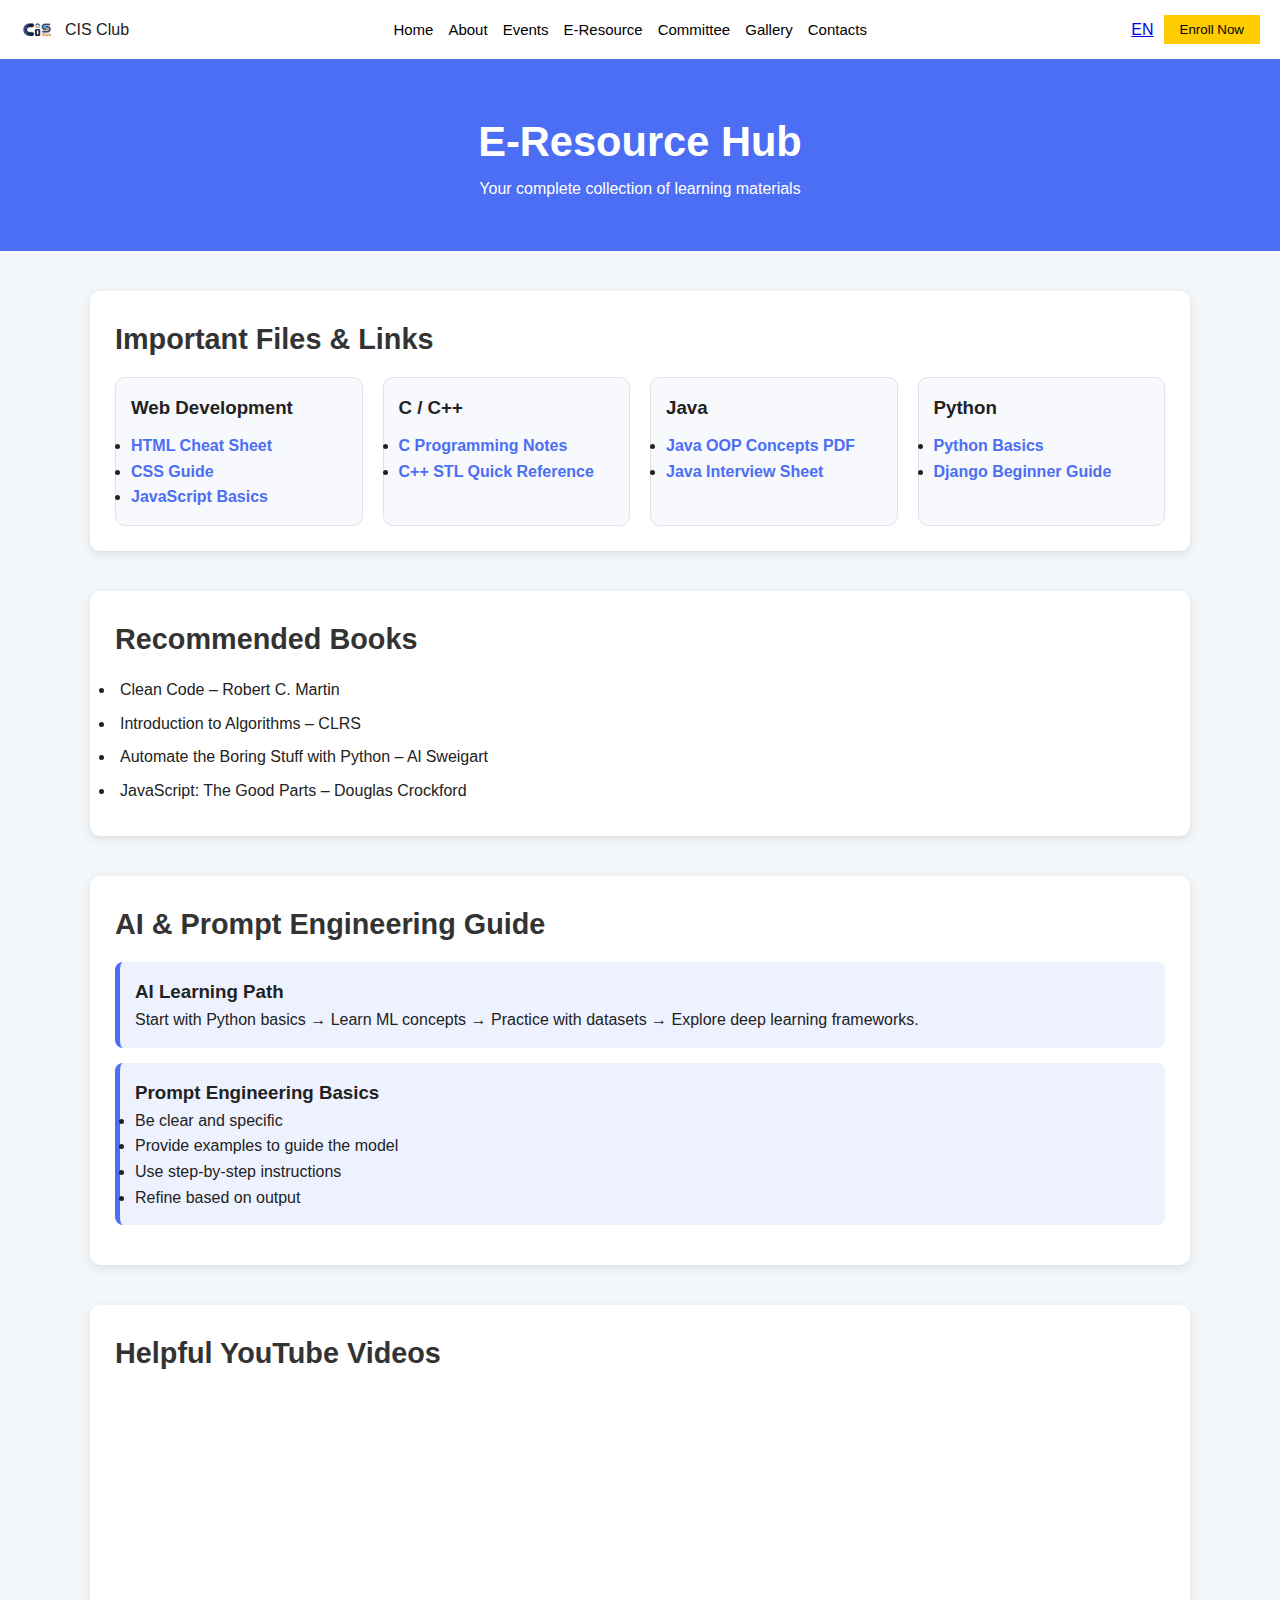
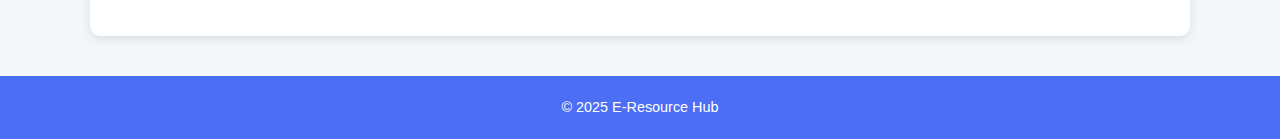
<file: WDE_Project/resource.html>
<!DOCTYPE html>
<html lang="en">
<head>
    <meta charset="UTF-8">
    <meta name="viewport" content="width=device-width, initial-scale=1.0">
    <title>E‑Resource Hub</title>
    <link rel="stylesheet" href="resource.css">
</head>
<body>

     <!-- NAVBAR -->
    <header class="navbar">
        <div class="logo">
            <img src="club_logo.jpg" alt="CIS Club Logo">
            <span>CIS Club</span>
        </div>

        <nav>
            <a href="index.html">Home</a>
            <a href="about.html">About</a>
            <a href="event.html">Events</a>
            <a href="resource.html">E-Resource</a>
            <a href="committee.html">Committee</a>
            <a href="gallery.html">Gallery</a>
            <a href="contacts.html">Contacts</a>
        </nav>

        <div class="nav-right">
            <a class="lang" href="#">EN</a>
            <a href="enroll.html">
                <button class="enroll-btn" >Enroll Now</button>
            </a>
        </div>
    </header>

    <header class="top-header">
        <h1>E‑Resource Hub</h1>
        <p>Your complete collection of learning materials</p>
    </header>

    <section class="section" id="resources">
        <h2>Important Files & Links</h2>
        <div class="cards">
            <div class="card">
                <h3>Web Development</h3>
                <ul>
                    <li><a href="https://www3.cs.stonybrook.edu/~pramod.ganapathi/doc/CSE102/CSE102-CheatSheetHTML.pdf">HTML Cheat Sheet</a></li>
                    <li><a href="https://www.w3schools.com/css/">CSS Guide</a></li>
                    <li><a href="https://www.geeksforgeeks.org/javascript/javascript-tutorial/">JavaScript Basics</a></li>
                </ul>
            </div>
            <div class="card">
                <h3>C / C++</h3>
                <ul>
                    <li><a href="https://www.programiz.com/c-programming">C Programming Notes</a></li>
                    <li><a href="https://siddharthqs.com/the-essential-c-stl-cheat-sheet">C++ STL Quick Reference</a></li>
                </ul>
            </div>
            <div class="card">
                <h3>Java</h3>
                <ul>
                    <li><a href="https://www.ms.sapientia.ro/~manyi/teaching/oop/oop_java.pdf">Java OOP Concepts PDF</a></li>
                    <li><a href="https://www.interviewbit.com/java-interview-questions/">Java Interview Sheet</a></li>
                </ul>
            </div>
            <div class="card">
                <h3>Python</h3>
                <ul>
                    <li><a href="https://www.python.org/about/gettingstarted/">Python Basics</a></li>
                    <li><a href="https://www.djangoproject.com/start/">Django Beginner Guide</a></li>
                </ul>
            </div>
        </div>
    </section>

    <section class="section" id="books">
        <h2>Recommended Books</h2>
        <ul class="book-list">
            <li> <a href="https://ptgmedia.pearsoncmg.com/images/9780132928472/samplepages/0132928477.pdf"></a>Clean Code – Robert C. Martin</li>
            <li><a href="https://dl.konkur.in/2025/03/Algorithms2022-%5Bwww.konkur.in%5D.pdf"></a>Introduction to Algorithms – CLRS</li>
            <li><a href="https://automatetheboringstuff.com/"></a>Automate the Boring Stuff with Python – Al Sweigart</li>
            <li><a href="https://andersonguelphjs.github.io/OReilly_JavaScript_The_Good_Parts_May_2008.pdf"></a>JavaScript: The Good Parts – Douglas Crockford</li>
        </ul>
    </section>

    <section class="section" id="ai-guides">
        <h2>AI & Prompt Engineering Guide</h2>
        <div class="guide-box">
            <h3>AI Learning Path</h3>
            <p>Start with Python basics → Learn ML concepts → Practice with datasets → Explore deep learning frameworks.</p>
        </div>
        <div class="guide-box">
            <h3>Prompt Engineering Basics</h3>
            <ul>
                <li>Be clear and specific</li>
                <li>Provide examples to guide the model</li>
                <li>Use step-by-step instructions</li>
                <li>Refine based on output</li>
            </ul>
        </div>
    </section>

    <section class="section" id="videos">
        <h2>Helpful YouTube Videos</h2>
        <div class="video-grid">
            <iframe src="https://www.youtube.com/embed/GrnIbRoiKKo" allowfullscreen></iframe>
            <iframe src="https://www.youtube.com/embed/HD13eq_Pmp8" allowfullscreen></iframe>
            <iframe src="https://www.youtube.com/embed/kqtD5dpn9C8" allowfullscreen></iframe>
        </div>
    </section>

    <footer>
        <p>© 2025 E‑Resource Hub</p>
    </footer>
</body>
</html>
</file>
<file: WDE_Project/style.css>
body {
    margin: 0;
    font-family: Arial, sans-serif;
    background: rgb(242, 237, 230);
    color: #2e2e2e;
}

/* NAVBAR */
.navbar {
    display: flex;
    justify-content: space-between;
    padding: 12px 35px;
    background: #fff;
    align-items: center;
}

.logo {
    display: flex;
    align-items: center;
    font-size: 20px;
    font-weight: bold;
}

.logo img {
    width: 35px;
    margin-right: 10px;
}

.navbar nav a {
    margin: 0 15px;
    text-decoration: none;
    color: black;
}

.enroll-btn {
    padding: 7px 16px;
    background: #ffcc00;
    border: none;
    cursor: pointer;
}

/* HERO */
.hero {
    position: relative;
    height: 420px;
}

.hero-bg {
    width: 100%;
    height: 100%;
    object-fit: cover;
}

.hero-content {
    position: absolute;
    bottom: 50px;
    left: 50px;
    color: white;
    max-width: 450px;
}

.hero-content h1 {
    font-size: 36px;
    margin: 0 0 15px;
}

.button {
    background: #ffcc00;
    padding: 10px 20px;
    border: none;
    cursor: pointer;
}

/* ABOUT */
.about {
    padding: 60px 50px;
}

.about-container {
    display: flex;
    gap: 40px;
}

.about-left {
    width: 30%;
}

.seal {
    width: 100%;
}

.about-right {
    width: 60%;
}

.about-photos img {
    width: 45%;
    margin-right: 10px;
    border-radius: 6px;
}

/* EVENTS */
.events {
    padding: 60px 50px;
}

.event-grid {
    display: flex;
    justify-content: space-between;
}

.event-card {
    width: 30%;
    background: white;
    padding: 10px;
    border-radius: 8px;
}

.event-card img {
    width: 100%;
    border-radius: 8px;
}

.event-card button {
    width: 100%;
    padding: 8px;
    background: #fff;
    border: 1px solid #000;
    cursor: pointer;
}

.view-btn {
    padding: 10px 20px;
    border: 1px solid #000;
    background: #fff;
    cursor: pointer;
}

/* GALLERY */
.gallery {
    padding: 60px 50px;
}

.gallery-grid {
    display: grid;
    grid-template-columns: repeat(3, 1fr);
    gap: 15px;
}

.gallery-grid img {
    width: 100%;
    border-radius: 6px;
}
@media (max-width: 768px) {
    .gallery-grid {
        grid-template-columns: repeat(2, 1fr); 
    }
}

@media (max-width: 480px) {
    .gallery-grid {
        grid-template-columns: 1fr; 
    }
}


/* NEWSLETTER */
.newsletter {
    position: relative;
    height: 360px;
}

.news-bg {
    width: 100%;
    height: 100%;
    object-fit: cover;
}

.newsletter-content {
    position: absolute;
    top: 30%;
    left: 50px;
    color: white;
}

.newsletter-form input {
    padding: 10px;
    width: 220px;
}

.newsletter-form button {
    padding: 10px 20px;
    background: #bb8e5d;
    border: none;
    cursor: pointer;
}

/* FOOTER */
.footer {
    padding: 40px 50px;
    background: #fffaf2;
}

.footer-top {
    display: flex;
    justify-content: space-between;
}

.footer-logo img {
    width: 40px;
    margin-right: 10px;
}

.footer-cols {
    display: flex;
    gap: 60px;
}

.col a {
    display: block;
    text-decoration: none;
    color: #333;
    margin-top: 8px;
}

.footer-bottom {
    margin-top: 35px;
    text-align: center;
}

.footer-bottom a {
    margin: 0 10px;
    text-decoration: none;
    color: #444;
}

/* ABOUT PAGE */
.About {
    margin-left: 20px;
}
.About h2 {
    margin-top: 20px;
    letter-spacing: 8px;
}
.About iframe {
    margin-left: 30px;
}
 .About #p {
    font-size: 16px;
    margin-left: 20px;
    font-family: Arial, Helvetica, sans-serif;
}

/* mission */
.mission {
    margin-left: 20px;
}
.mission h2 {
    margin-top: 60px;
    letter-spacing: 2px;
}
.mission p{
    font-size: 16px;
    font-family: Arial, Helvetica, sans-serif;
}

/* Team members */
.team {
    display: flex;
    margin-left: 20px;
    border-color: #777778;
    margin-top: 60px;
}

.team h2{
    margin-top: 60px;
    letter-spacing: 8px;
    margin-bottom: 20px;
    padding: 40px;
}
.israfilsir img {
    border-radius: 60px;
    float: left;
}
.israfilsir p{
    margin-top: 20px;
}
.tamannamam img {
    border-radius: 60px;
    float: left;
}
.tamannamam p{
    margin-top: 20px;
}
.headsir img{
    float:inline-start;
    border-radius: 60px;
}
.headsir p{
    margin-top: 20px;
}
.mehedisir img{
    float: left;
    border-radius: 60px;
}
.mehedisir p{
    margin-top: 20ox;
}

/* event page */
/* EVENTS SECTION */
.event-events {
    padding: 40px 8%;
    text-align: center;
}

.event-events h2 {
    font-size: 32px;
    margin-bottom: 30px;
    color: #333;
}

/* GRID - 2 CARDS PER ROW */
.event-event-grid {
    display: grid;
    grid-template-columns: repeat(2, 1fr);
    gap: 30px;
}

/* EVENT CARD */
.event-event-card {
    background: #fff;
    border-radius: 16px;
    overflow: hidden;
    box-shadow: 0 4px 20px rgba(0,0,0,0.1);
    padding-bottom: 20px;
    transition: transform .2s, box-shadow .2s;
}

.event-event-card:hover {
    transform: translateY(-6px);
    box-shadow: 0 6px 25px rgba(0,0,0,0.15);
}

/* EVENT IMAGE */
.event-fram {
    width: 100%;
    height: 220px;
    object-fit: cover;
}

/* TEXT & DATE */
.event-event-card h3 {
    margin-top: 15px;
    font-size: 22px;
    color: #333;
}

.event-event-card p {
    padding: 0 15px;
    color: #444;
}

.event-event-card .date {
    display: block;
    margin-top: 10px;
    font-weight: bold;
    color: #666;
}

/* BUTTONS */
.event-btn {
    margin-top: 15px;
    padding: 10px 30px;
    border: none;
    border-radius: 50px;
    cursor: pointer;
    font-size: 16px;
    transition: 0.2s;
}

.event-btn.active {
    background: rgb(233, 216, 194);
}

.event-btn.active:hover {
    background: rgb(220, 200, 175);
}

.event-btn.ended {
    background: rgb(248, 163, 168);
}

.event-btn.ended:hover {
    background: rgb(230, 140, 150);
}

/* RESPONSIVE FOR MOBILE */
@media (max-width: 768px) {
    .event-event-grid {
        grid-template-columns: 1fr;
    }
}


/*Gallery page*/


.container {
    width: 80%;
    margin: 40px auto;
    background: white;
    padding: 20px;
    box-shadow: 0 4px 25px rgba(0,0,0,0.1);
    animation: fadeIn 0.8s ease-in-out;
}

@keyframes fadeIn {
    from {opacity: 0; transform: translateY(20px);}
    to {opacity: 1; transform: translateY(0);}
}

header {
    display: flex;
    justify-content: space-between;
    align-items: center;
}


.enroll h3 {
    margin-top: 40px;
    font-style: italic;
}

/* Gallery grid */
.gallery {
    margin-top: 20px;
    display: grid;
    grid-template-columns: repeat(3, 1fr);
    gap: 15px;
}

.card {
    position: relative;
    overflow: hidden;
    border-radius: 4px;
    cursor: pointer;
    transform: scale(1);
    animation: fadeUp 0.7s ease forwards;
    opacity: 0;
}

@keyframes fadeUp {
    from {
        opacity: 0;
        transform: translateY(20px);
    }
    to {
        opacity: 1;
        transform: translateY(0);
    }
}

.card img {
    width: 100%;
    height: 180px;
    object-fit: cover;
    border-radius: 4px;
    transition: transform 0.4s ease;
}

/* Hover zoom effect */
.card:hover img {
    transform: scale(1.1);
}

.card span {
    position: absolute;
    bottom: 0;
    width: 100%;
    padding: 8px 10px;
    color: white;
    font-size: 14px;
    background: rgba(0, 0, 0, 0.5);
    transition: background 0.3s ease;
}

.card:hover span {
    background: rgba(0, 0, 0, 0.7);
}

/* Responsive */
@media(max-width: 768px) {
    .gallery {
        grid-template-columns: 1fr 1fr;
    }
}

@media(max-width: 500px) {
    .gallery {
        grid-template-columns: 1fr;
    }
}

/* Alumni-masonary-grid */



.masonry-gallery {
    column-count: 3;
    column-gap: 12px;
    padding: 12px;
}

.masonry-gallery img {
    width: 100%;
    margin-bottom: 12px;
    border-radius: 4px;
    display: block;
    transition: transform 0.4s ease, opacity 0.4s ease;
    opacity: 0;
    animation: fadeIn 1s forwards;
}

/* Animation */
@keyframes fadeIn {
    0% { opacity: 0; transform: translateY(20px); }
    100% { opacity: 1; transform: translateY(0); }
}

/* Hover zoom */
.masonry-gallery img:hover {
    transform: scale(1.05);
}

/* Custom sizes like your example */
.masonry-gallery img.wide {
    width: 100%;
}

.masonry-gallery img.tall {
    height: 300px;
    object-fit: cover;
    width: 100%;
}

/* Responsive */
@media (max-width: 900px) {
    .masonry-gallery {
        column-count: 2;
    }
}

@media (max-width: 600px) {
    .masonry-gallery {
        column-count: 1;
    }
}

/* meeting */


/* Margin on both sides */
.gallery-container {
    width: 90%;
    max-width: 1300px;
    margin: 40px auto;
}

/* 3-column layout */
.gallery-grid {
    display: grid;
    grid-template-columns: repeat(3, 1fr);
    gap: 18px;
}

.gallery-grid img {
    width: 100%;
    height: 230px;
    object-fit: cover;
    border-radius: 6px;

    opacity: 0;
    animation: fadeIn 0.8s forwards;
    transition: transform 0.3s ease;
}

/* Hover zoom */
.gallery-grid img:hover {
    transform: scale(1.05);
}

/* Wide image (left top) */
.gallery-grid img.wide {
    grid-column: span 2;
    height: 280px;
}

/* Tall image (right top) */
.gallery-grid img.tall {
    grid-row: span 2;
    height: 560px;
}

/* Animation */
@keyframes fadeIn {
    from { opacity: 0; transform: translateY(20px); }
    to { opacity: 1; transform: translateY(0); }
}

/* Responsive */
@media (max-width: 900px) {
    .gallery-grid {
        grid-template-columns: repeat(2, 1fr);
    }
    .gallery-grid img.tall {
        grid-row: span 1;
        height: 300px;
    }
    .gallery-grid img.wide {
        grid-column: span 2;
    }
}

@media (max-width: 600px) {
    .gallery-grid {
        grid-template-columns: 1fr;
    }
    .gallery-grid img.tall,
    .gallery-grid img.wide {
        grid-column: span 1;
        height: 260px;
    }
}

/* him uthsob */


.title {
    text-align: start;
    margin-top: 60px;
    margin-left: 40px;
    font-weight: 600;
    font-family: Arial, Helvetica, sans-serif;
}

.grid {
    width: 90%;
    max-width: 1300px;
    margin: auto;
    display: grid;
    grid-template-columns: repeat(6, 1fr);
    grid-auto-rows: 180px;
    gap: 18px;
}

/* ---- Box Shapes ---- */
.box {
    overflow: hidden;
    border-radius: 15px;
    box-shadow: 0 6px 25px rgba(0,0,0,0.15);
    transition: .4s;
}

.box img {
    width: 100%;
    height: 100%;
    object-fit: cover;
    transition: .5s;
}

.box:hover img {
    transform: scale(1.1);
}
.box:hover {
    transform: translateY(-6px);
    box-shadow: 0 10px 30px rgba(0,0,0,0.2);
}

/* 🔥 Custom Sizes */
.big {
    grid-column: span 3;
    grid-row: span 2;
}

.tall {
    grid-column: span 2;
    grid-row: span 3;
}

.wide {
    grid-column: span 4;
    grid-row: span 1;
}

/* 📱 Responsive */
@media (max-width: 900px) {
    .grid {
        grid-template-columns: repeat(3, 1fr);
        grid-auto-rows: 150px;
    }
}

@media (max-width: 600px) {
    .grid {
        grid-template-columns: repeat(2, 1fr);
        grid-auto-rows: 150px;
    }
}
</file>
<file: WDE_Project/enroll.css>
@import url('https://fonts.googleapis.com/css2?family=Poppins:wght@300;400;500;600;700&display=swap');

* {
  margin: 0;
  padding: 0;
  box-sizing: border-box;
  font-family: 'Poppins', sans-serif;
}

body {
  background: radial-gradient(circle at top left, rgba(243, 238, 227, 0.732), rgb(107, 107, 106), #eeeff1);
  min-height: 100vh;
  display: flex;
  justify-content: center;
  align-items: center;
  padding: 20px;
}

.container {
  width: 100%;
  max-width: 560px;
  padding: 32px;
  border-radius: 20px;
  background: rgba(255, 255, 255, 0.07);
  backdrop-filter: blur(14px);
  border: 1px solid rgba(255, 255, 255, 0.25);
  box-shadow: 0 10px 40px rgba(0, 0, 0, 0.45);
  animation: fadeIn 0.8s ease-in-out;
}

@keyframes fadeIn {
  from { opacity: 0; transform: translateY(20px); }
  to { opacity: 1; transform: translateY(0); }
}

h2 {
  text-align: center;
  color: #ffffff;
  font-size: 30px;
  font-weight: 700;
  margin-bottom: 25px;
  letter-spacing: 1px;
  text-shadow: 0 3px 10px rgba(0,0,0,0.4);
}

label {
  font-size: 15px;
  color: #d8def7;
  font-weight: 600;
  margin-bottom: 6px;
  display: block;
}

input, textarea, select {
  width: 100%;
  padding: 14px;
  border: none;
  border-radius: 12px;
  font-size: 15px;
  margin-bottom: 18px;
  background: rgba(255, 255, 255, 0.85);
  transition: 0.3s;
  outline: none;
}

input:focus, textarea:focus, select:focus {
  background: #fff;
  transform: scale(1.02);
  box-shadow: 0 0 8px rgba(74,108,247,0.7);
}

textarea {
  resize: vertical;
  height: 110px;
}

button {
  width: 100%;
  padding: 15px;
  background: linear-gradient(135deg, #4a6cf7, #2a4ac9);
  color: white;
  border: none;
  border-radius: 12px;
  font-size: 18px;
  font-weight: 600;
  cursor: pointer;
  transition: 0.3s;
  letter-spacing: 0.7px;
  box-shadow: 0 4px 14px rgba(74,108,247,0.4);
}

button:hover {
  transform: translateY(-3px);
  box-shadow: 0 8px 20px rgba(74,108,247,0.6);
}

.error {
  color: #ff8b8b;
  font-size: 14px;
  font-weight: 500;
  margin-bottom: 15px;
  display: none;
}

@media (max-width: 480px) {
  .container {
    padding: 22px;
    border-radius: 15px;
  }
  h2 {
    font-size: 26px;
  }
}
</file>
<file: WDE_Project/practice.css>
* {
    margin: 0;
    padding: 0;
    box-sizing: border-box;
    font-family: Arial, sans-serif;
}

body {
    background: #f3f7fa;
    color: #222;
    line-height: 1.6;
}

/* HEADER */
.top-header {
    text-align: center;
    padding: 40px 20px;
    background: #4c6ef5;
    color: white;
}
.top-header h1 {
    font-size: 2.5rem;
}

/* SECTIONS */
.section {
    width: 90%;
    max-width: 1100px;
    margin: 40px auto;
    background: white;
    padding: 25px;
    border-radius: 10px;
    box-shadow: 0 3px 10px rgba(0,0,0,0.1);
}
.section h2 {
    font-size: 1.8rem;
    margin-bottom: 15px;
    color: #333;
}

/* CARDS */
.cards {
    display: grid;
    grid-template-columns: repeat(auto-fit, minmax(220px, 1fr));
    gap: 20px;
}
.card {
    background: #f7f9fc;
    padding: 15px;
    border-radius: 10px;
    border: 1px solid #dde3ea;
    transition: 0.2s;
}
.card:hover {
    transform: translateY(-3px);
    box-shadow: 0 4px 12px rgba(0,0,0,0.15);
}
.card h3 {
    margin-bottom: 10px;
}
.card a {
    text-decoration: none;
    color: #4c6ef5;
}

/* BOOK LIST */
.book-list li {
    margin-bottom: 8px;
}

/* AI GUIDE BOXES */
.guide-box {
    background: #eef2ff;
    padding: 15px;
    border-radius: 8px;
    margin-bottom: 15px;
    border-left: 5px solid #4c6ef5;
}

/* VIDEOS */
.video-grid {
    display: grid;
    grid-template-columns: repeat(auto-fit, minmax(280px, 1fr));
    gap: 20px;
}
.video-grid iframe {
    width: 100%;
    height: 200px;
    border-radius: 10px;
    border: none;
}

/* FOOTER */
footer {
    text-align: center;
    padding: 20px;
    margin-top: 40px;
    color: white;
    background: #4c6ef5;
    font-size: 0.9rem;
}
</file>
<file: WDE_Project/resource.css>
* {
    margin: 0;
    padding: 0;
    box-sizing: border-box;
    font-family: Arial, sans-serif;
}

body {
    background: #f3f7fa;
    color: #222;
    line-height: 1.6;
}
.navbar {
    display: flex;
    justify-content: space-between;
    align-items: center;
    padding: 12px 20px;
    background: white;
    flex-wrap: wrap;   /* allows wrapping on mobile */
}

/* logo */
.logo {
    display: flex;
    align-items: center;
}
.logo img {
    width: 35px;
    margin-right: 10px;
}

/* nav links */
.navbar nav {
    display: flex;
    gap: 15px;
    flex-wrap: wrap; /* makes it adjust on small screens */
}

.navbar nav a {
    text-decoration: none;
    color: black;
    font-size: 15px;
}

/* right side buttons */
.nav-right {
    display: flex;
    align-items: center;
    gap: 10px;
}

/* make layout stable on smaller screens */
@media (max-width: 600px) {
    .navbar {
        flex-direction: column;
        gap: 10px;
        text-align: center;
    }

    .navbar nav {
        justify-content: center;
    }
}

.enroll-btn {
    padding: 7px 16px;
    background: #ffcc00;
    border: none;
    cursor: pointer;
}


/* TOP HEADER */
.top-header {
    text-align: center;
    padding: 50px 20px;
    background: #4c6ef5;
    color: white;
}
.top-header h1 {
    font-size: 2.6rem;
}

/* MAIN SECTION WRAPPER */
.section {
    width: 90%;
    max-width: 1100px;
    margin: 40px auto;
    background: white;
    padding: 25px;
    border-radius: 10px;
    box-shadow: 0 3px 10px rgba(0,0,0,0.1);
}
.section h2 {
    font-size: 1.8rem;
    margin-bottom: 15px;
    color: #333;
}

/* CARD GRID */
.cards {
    display: grid;
    grid-template-columns: repeat(auto-fit, minmax(230px, 1fr));
    gap: 20px;
}
.card {
    background: #f7f9fc;
    padding: 15px;
    border-radius: 10px;
    border: 1px solid #dde3ea;
    transition: 0.2s ease;
}
.card:hover {
    transform: translateY(-3px);
    box-shadow: 0 4px 12px rgba(0,0,0,0.15);
}
.card h3 {
    margin-bottom: 10px;
}
.card a {
    text-decoration: none;
    color: #4c6ef5;
    font-weight: bold;
}

/* BOOK LIST */
.book-list li {
    margin-bottom: 8px;
    padding-left: 5px;
}

/* AI GUIDE BOXES */
.guide-box {
    background: #eef2ff;
    padding: 15px;
    border-radius: 8px;
    margin-bottom: 15px;
    border-left: 5px solid #4c6ef5;
}

/* VIDEO GRID */
.video-grid {
    display: grid;
    grid-template-columns: repeat(auto-fit, minmax(280px, 1fr));
    gap: 20px;
}
.video-grid iframe {
    width: 100%;
    height: 220px;
    border-radius: 10px;
    border: none;
}

/* FOOTER */
footer {
    text-align: center;
    padding: 20px;
    margin-top: 40px;
    color: white;
    background: #4c6ef5;
    font-size: 0.9rem;
}

/* -------------------------------------------------- */
/* RESPONSIVENESS */
/* -------------------------------------------------- */

/* TABLETS */
@media (max-width: 900px) {
    .top-header h1 {
        font-size: 2.1rem;
    }
    .section {
        padding: 20px;
    }
}

/* MOBILE */
@media (max-width: 600px) {
    .top-header {
        padding: 35px 15px;
    }
    .top-header h1 {
        font-size: 1.8rem;
    }
    .top-header p {
        font-size: 1rem;
    }

    .section h2 {
        font-size: 1.5rem;
        text-align: center;
    }

    .video-grid iframe {
        height: 180px;
    }
}

/* VERY SMALL MOBILES (360px) */
@media (max-width: 400px) {
    .top-header h1 {
        font-size: 1.5rem;
    }
    .section {
        width: 94%;
        padding: 15px;
    }
}

/* -------------------------------------------------- */
/* BIG SCREEN (TV / PROJECTOR / 4K) */
/* -------------------------------------------------- */

@media (min-width: 1600px) {
    body {
        max-width: 1500px;
        margin: auto;
        font-size: 20px;
    }

    .top-header h1 {
        font-size: 3.2rem;
    }

    .video-grid iframe {
        height: 300px;
    }
}
</file>
